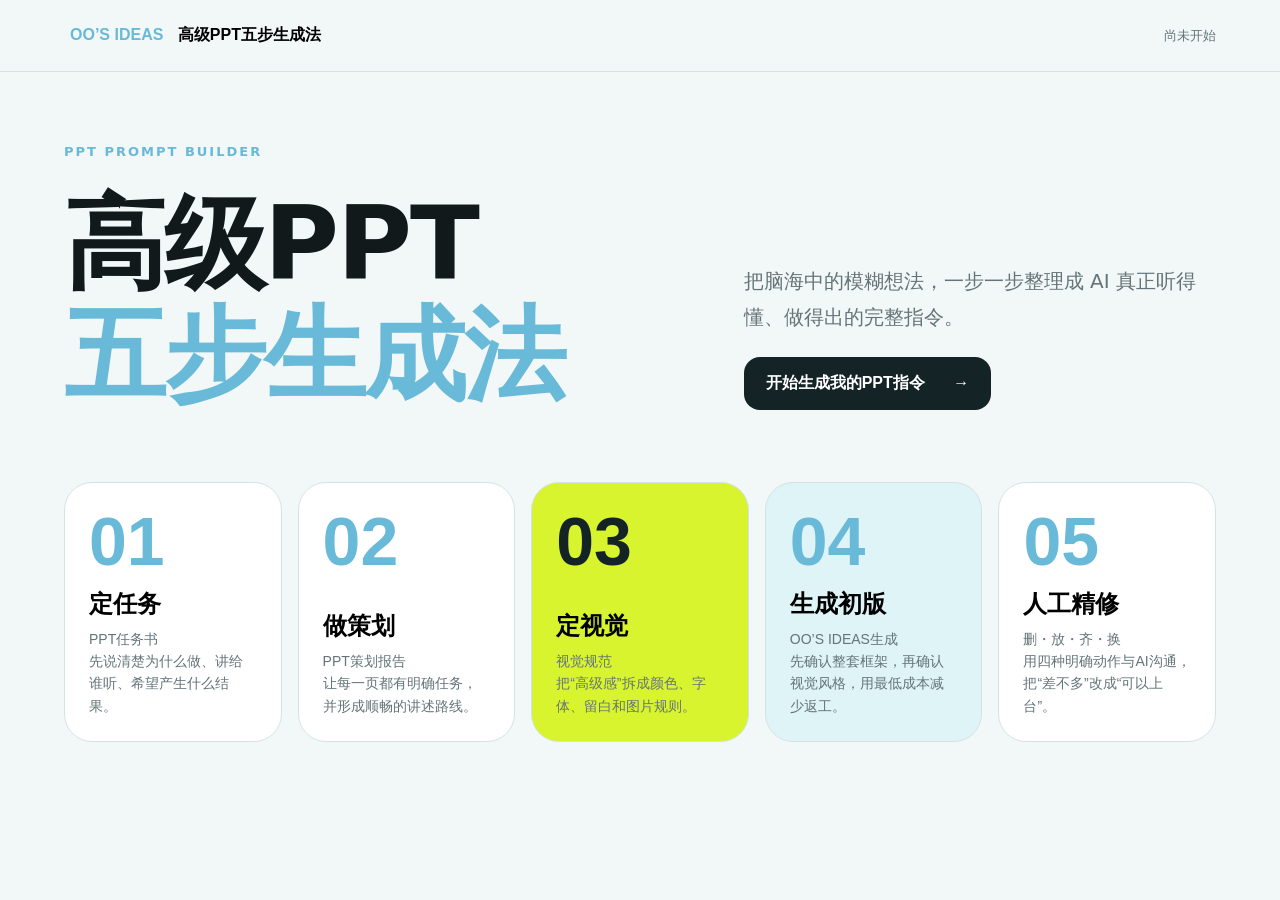
<file: index.html>
<!doctype html>
<html lang="zh-CN">
<head>
  <meta charset="utf-8">
  <meta name="viewport" content="width=device-width,initial-scale=1">
  <title>高级PPT五步生成法</title>
  <meta name="description" content="通过五步问答，把你的PPT想法整理成AI能够直接执行的指令。">
  <link rel="stylesheet" href="styles.css">
  <link rel="stylesheet" href="overrides.css">
</head>
<body>
  <header class="topbar">
    <button class="brand" id="homeBtn" aria-label="返回首页"><span>OO’S IDEAS</span> 高级PPT五步生成法</button>
    <div class="progress-mini" id="progressMini">尚未开始</div>
  </header>

  <main>
    <section class="home active" id="home">
      <div class="hero">
        <p class="eyebrow">PPT PROMPT BUILDER</p>
        <h1>高级PPT<br><span>五步生成法</span></h1>
        <p class="lead">把脑海中的模糊想法，一步一步整理成 AI 真正听得懂、做得出的完整指令。</p>
        <button class="primary" data-start="0">开始生成我的PPT指令 <span>→</span></button>
      </div>
      <div class="steps-grid" id="stepsGrid"></div>
    </section>

    <section class="wizard" id="wizard">
      <aside class="side">
        <button class="back-home" id="backHome">← 返回五步首页</button>
        <div class="side-title">你的生成进度</div>
        <nav id="sideSteps"></nav>
        <div class="side-tip"><b>使用方法</b><br>先选择最接近的答案，再补充自己的想法。没有想法时，可以直接交给 AI。</div>
      </aside>

      <div class="workspace">
        <div class="step-head">
          <div class="step-number" id="stepNumber">01</div>
          <div><h2 id="stepTitle"></h2><p id="stepDesc"></p></div>
        </div>
        <div class="question-list" id="questionList"></div>

        <section class="prompt-box">
          <div class="prompt-head">
            <div><span>AI 对话语言</span><h3>这一阶段的完整指令</h3></div>
            <button class="copy-btn" id="copyBtn">复制完整指令</button>
          </div>
          <pre id="promptOutput"></pre>
        </section>

        <div class="nav-actions">
          <button class="secondary" id="prevBtn">上一步</button>
          <button class="primary" id="nextBtn">保存并进入下一步 <span>→</span></button>
        </div>
      </div>
    </section>

    <section class="final" id="final">
      <div class="final-wrap">
        <p class="eyebrow">YOUR COMPLETE AI BRIEF</p>
        <h2>你的高级PPT<br>完整制作指令</h2>
        <p>五步思考已经整理完成。你可以一次复制全部内容，也可以返回任意步骤继续修改。</p>
        <div class="final-actions"><button class="primary" id="copyAll">复制全部指令</button><button class="secondary" id="editAgain">返回修改</button></div>
        <pre id="allPrompt"></pre>
      </div>
    </section>
  </main>

  <div class="toast" id="toast">已复制到剪贴板</div>
  <script src="app.js?v=20261017-2"></script>
</body>
</html>
</file>
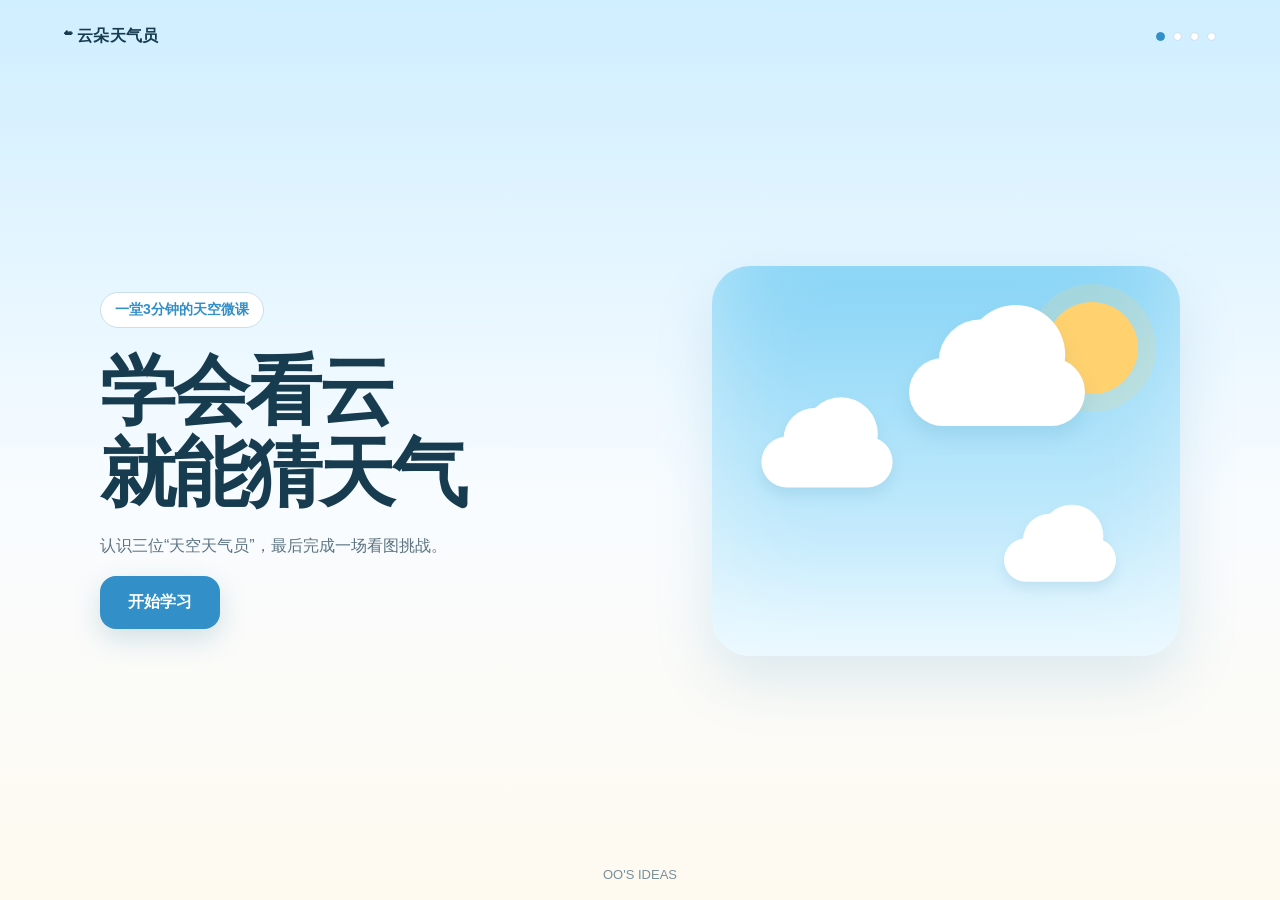
<file: cloud-weather/index.html>
<!doctype html>
<html lang="zh-CN">
<head>
  <meta charset="utf-8" />
  <meta name="viewport" content="width=device-width,initial-scale=1" />
  <title>3分钟学会看云识天气</title>
  <meta name="description" content="认识积云、层云和积雨云，完成看图挑战。" />
  <style>
    :root{--blue:#328fc7;--navy:#173b4f;--sky:#dff4ff;--cream:#fff9ee;--green:#4ea873;--coral:#ee806a;--muted:#5c7482;--line:#c9e0ea}
    *{box-sizing:border-box} body{margin:0;font-family:-apple-system,BlinkMacSystemFont,"PingFang SC","Microsoft YaHei",sans-serif;color:var(--navy);background:linear-gradient(180deg,#cfeeff 0,#f8fcff 55%,#fffaf0 100%);min-height:100vh}
    button{font:inherit}.app{min-height:100vh;display:flex;flex-direction:column}.topbar{height:72px;display:flex;align-items:center;justify-content:space-between;padding:0 clamp(20px,5vw,72px)}
    .brand{font-weight:800;letter-spacing:.02em;border:0;background:transparent;color:var(--navy);padding:10px 0;cursor:pointer}.brand:hover{color:var(--blue)}.progress{display:flex;gap:8px;align-items:center}.dot{width:9px;height:9px;border-radius:50%;background:#fff;border:1px solid var(--line)}.dot.on{background:var(--blue);border-color:var(--blue)}
    main{flex:1;display:grid;place-items:center;padding:20px}.screen{display:none;width:min(1080px,100%);animation:fade .35s ease}.screen.active{display:block}@keyframes fade{from{opacity:0;transform:translateY(8px)}to{opacity:1;transform:none}}
    .hero{display:grid;grid-template-columns:1.1fr .9fr;gap:40px;align-items:center;min-height:560px}.eyebrow{display:inline-block;background:#fff;border:1px solid var(--line);border-radius:999px;padding:8px 14px;font-size:14px;font-weight:700;color:var(--blue)}
    h1{font-size:clamp(42px,7vw,76px);line-height:1.08;margin:22px 0 18px;letter-spacing:-.04em}h2{font-size:clamp(30px,4vw,46px);margin:0 0 12px}p{line-height:1.8;color:var(--muted)}
    .btn{border:0;border-radius:16px;padding:16px 28px;font-weight:800;cursor:pointer;transition:.2s;box-shadow:0 10px 28px rgba(29,101,140,.18)}.btn:hover{transform:translateY(-2px)}.primary{background:var(--blue);color:#fff}.secondary{background:#fff;color:var(--navy);border:1px solid var(--line);box-shadow:none}
    .sky-stage{height:390px;border-radius:38px;background:linear-gradient(#87d4f6,#dff5ff);position:relative;overflow:hidden;box-shadow:inset 0 -50px 100px rgba(255,255,255,.45),0 24px 60px rgba(43,129,176,.15)}
    .sun{width:92px;height:92px;background:#ffd16f;border-radius:50%;position:absolute;right:42px;top:36px;box-shadow:0 0 0 18px rgba(255,209,111,.18)}
    .cloud{position:absolute;width:160px;height:62px;background:#fff;border-radius:60px;filter:drop-shadow(0 10px 8px rgba(51,122,157,.12))}.cloud:before,.cloud:after{content:"";position:absolute;background:#fff;border-radius:50%}.cloud:before{width:76px;height:76px;left:27px;top:-35px}.cloud:after{width:90px;height:90px;right:18px;top:-48px}.c1{left:35px;top:165px;transform:scale(.82)}.c2{left:205px;top:95px;transform:scale(1.1)}.c3{right:40px;bottom:65px;transform:scale(.7)}
    .section-head{text-align:center;margin-bottom:32px}.cards{display:grid;grid-template-columns:repeat(3,1fr);gap:22px}.card{background:rgba(255,255,255,.88);border:1px solid var(--line);border-radius:26px;padding:22px;cursor:pointer;transition:.25s;box-shadow:0 14px 38px rgba(42,111,148,.08)}.card:hover{transform:translateY(-6px);box-shadow:0 20px 46px rgba(42,111,148,.15)}
    .cloud-thumb{height:175px;border-radius:20px;background:linear-gradient(#9fdcf6,#e7f8ff);position:relative;overflow:hidden;margin-bottom:20px}.cloud-photo{width:100%;height:100%;display:block;object-fit:cover}.card h3{font-size:25px;margin:8px 0}.tag{font-size:13px;font-weight:800;color:var(--blue)}
    .mini-cloud{position:absolute;background:#fff;border-radius:60px}.mini-cloud.cumulus{width:116px;height:44px;left:50%;top:58%;transform:translate(-50%,-50%)}.mini-cloud.cumulus:before,.mini-cloud.cumulus:after{content:"";position:absolute;background:#fff;border-radius:50%}.mini-cloud.cumulus:before{width:58px;height:58px;left:14px;top:-32px}.mini-cloud.cumulus:after{width:70px;height:70px;right:8px;top:-40px}
    .mini-cloud.stratus{width:190px;height:50px;left:50%;top:50%;transform:translate(-50%,-50%);background:#d2dde2;box-shadow:0 25px 0 #dbe5e8,-55px -15px 0 -8px #d2dde2,55px -8px 0 -5px #c8d5da}
    .storm{position:absolute;width:128px;height:62px;border-radius:60px;background:#657681;left:50%;top:42%;transform:translate(-50%,-50%)}.storm:before,.storm:after{content:"";position:absolute;border-radius:50%;background:#657681}.storm:before{width:74px;height:74px;left:10px;top:-34px}.storm:after{width:82px;height:82px;right:5px;top:-42px}.bolt{position:absolute;left:48%;top:60%;font-size:54px;color:#ffd45c}
    .detail{display:grid;grid-template-columns:.9fr 1.1fr;gap:42px;align-items:center}.detail-panel{background:#fff;border:1px solid var(--line);border-radius:30px;padding:34px}.fact{padding:18px 0;border-bottom:1px solid #e7f0f4}.fact:last-child{border:0}.fact b{display:block;margin-bottom:7px}.rhyme{background:var(--cream);border-radius:18px;padding:18px 20px;font-size:20px;font-weight:800;color:var(--navy)}.actions{display:flex;gap:12px;margin-top:24px}
    .quiz-wrap{max-width:760px;margin:auto;text-align:center}.quiz-count{font-size:14px;font-weight:800;color:var(--blue);margin-top:10px}.quiz-image{height:310px;border-radius:30px;background:linear-gradient(#8dd3f2,#e9f8ff);position:relative;margin:22px 0;border:1px solid var(--line);overflow:hidden}.quiz-image.text-question{height:220px;display:grid;place-items:center;padding:34px;background:var(--cream);font-size:26px;font-weight:800;line-height:1.55}.options{display:grid;grid-template-columns:repeat(3,1fr);gap:14px}.option{background:#fff;border:2px solid transparent;border-radius:16px;padding:15px;cursor:pointer;font-weight:800;color:var(--navy)}.option:hover{border-color:var(--blue)}.option:disabled{cursor:default;opacity:.72}.feedback{min-height:58px;margin:16px 0 8px;font-weight:700}.correct{color:var(--green)}.wrong{color:var(--coral)}
    .result{text-align:center;background:rgba(255,255,255,.9);border:1px solid var(--line);border-radius:34px;padding:60px 30px;max-width:760px;margin:auto}.badge{width:120px;height:120px;border-radius:50%;background:#e6f7ed;color:var(--green);display:grid;place-items:center;font-size:60px;margin:0 auto 24px}
    .footer{text-align:center;padding:18px;color:#78909c;font-size:13px}@media(max-width:800px){.hero,.detail{grid-template-columns:1fr}.hero{padding-top:20px}.sky-stage{height:300px}.cards{grid-template-columns:1fr}.options{grid-template-columns:1fr}.topbar{height:60px}.card{display:grid;grid-template-columns:140px 1fr;gap:16px}.cloud-thumb{height:130px;margin:0}}
  </style>
</head>
<body>
<div class="app">
  <header class="topbar"><button class="brand" type="button" onclick="restart()" aria-label="返回首页">☁ 云朵天气员</button><div class="progress" aria-label="学习进度"><span class="dot on"></span><span class="dot"></span><span class="dot"></span><span class="dot"></span></div></header>
  <main>
    <section id="home" class="screen active"><div class="hero"><div><span class="eyebrow">一堂3分钟的天空微课</span><h1>学会看云<br>就能猜天气</h1><p>认识三位“天空天气员”，最后完成一场看图挑战。</p><button class="btn primary" onclick="go('learn',1)">开始学习</button></div><div class="sky-stage" aria-label="蓝天与云朵插画"><div class="sun"></div><div class="cloud c1"></div><div class="cloud c2"></div><div class="cloud c3"></div></div></div></section>
    <section id="learn" class="screen"><div class="section-head"><span class="eyebrow">第一步</span><h2>认识三种常见的云</h2><p>点击卡片，看看它长什么样，又在提醒我们什么。</p></div><div class="cards">
      <article class="card" onclick="openCloud('cumulus')"><div class="cloud-thumb"><img class="cloud-photo" src="assets/cumulus.jpg" alt="蓝天下洁白蓬松的积云"></div><div><span class="tag">晴天朋友</span><h3>积云</h3><p>像一团蓬松的白棉花，通常代表天气比较稳定。</p></div></article>
      <article class="card" onclick="openCloud('stratus')"><div class="cloud-thumb"><img class="cloud-photo" src="assets/stratus.jpg" alt="低矮灰暗并铺满天空的层云"></div><div><span class="tag">天空灰被</span><h3>层云</h3><p>像一床灰色的被子铺满天空，有时会带来小雨。</p></div></article>
      <article class="card" onclick="openCloud('storm')"><div class="cloud-thumb"><img class="cloud-photo" src="assets/cumulonimbus.jpg" alt="高大浓厚并伴随闪电的积雨云"></div><div><span class="tag">雷雨信号</span><h3>积雨云</h3><p>又高又厚、底部较暗，可能带来雷雨和大风。</p></div></article>
    </div></section>
    <section id="detail" class="screen"><div class="detail"><div id="detailArt" class="cloud-thumb" style="height:420px"></div><div class="detail-panel"><span id="detailTag" class="eyebrow"></span><h2 id="detailTitle" style="margin-top:18px"></h2><div class="fact"><b>它长什么样</b><span id="detailLook"></span></div><div class="fact"><b>它在提醒什么</b><span id="detailWeather"></span></div><div id="detailRhyme" class="rhyme"></div><div class="actions"><button class="btn secondary" onclick="go('learn',1)">再看其他云</button><button class="btn primary" onclick="go('quiz',2)">我学会了，去挑战</button></div></div></div></section>
    <section id="quiz" class="screen"><div class="quiz-wrap"><span class="eyebrow">第二步</span><div id="quizCount" class="quiz-count">第 1 / 6 题</div><h2 id="quizTitle">看图识云</h2><p id="quizPrompt"></p><div id="quizMedia" class="quiz-image"></div><div id="quizOptions" class="options"></div><div id="feedback" class="feedback"></div><button id="nextBtn" class="btn primary" style="display:none" onclick="nextQuestion()">下一题</button></div></section>
    <section id="result" class="screen"><div class="result"><div class="badge">✓</div><span class="eyebrow">学习完成</span><h2 id="resultTitle" style="margin-top:18px">你已经会看云识天气了</h2><p id="scoreText" style="font-size:24px;font-weight:800;color:var(--navy)"></p><p id="resultTip">白白一团棉，多半是积云；灰被铺满天，可能是层云；云朵向上长，还带闪电，要留意积雨云。</p><button class="btn primary" onclick="restart()">再学一次</button></div></section>
  </main>
  <footer class="footer">OO&#39;S IDEAS</footer>
</div>
<script>
  const data={
    cumulus:{tag:'晴天朋友',title:'积云',look:'洁白、蓬松，像一团一团的棉花。',weather:'通常说明空气比较稳定，天气往往不错。',rhyme:'白白一团棉，天气多半晴。',art:'<img class="cloud-photo" src="assets/cumulus.jpg" alt="蓝天下洁白蓬松的积云">'},
    stratus:{tag:'天空灰被',title:'层云',look:'灰色、低矮，常常一大片铺在天空。',weather:'天空容易阴沉，有时会出现毛毛雨或小雨。',rhyme:'灰被铺满天，阴雨可能见。',art:'<img class="cloud-photo" src="assets/stratus.jpg" alt="低矮灰暗的层云">'},
    storm:{tag:'雷雨信号',title:'积雨云',look:'又高、又厚，底部颜色较暗。',weather:'可能带来雷雨、短时大风，甚至冰雹。',rhyme:'云朵向上长，雷雨可能到。',art:'<img class="cloud-photo" src="assets/cumulonimbus.jpg" alt="高大并伴随闪电的积雨云">'}
  };
  const questions=[
    {title:'看图识云',prompt:'图片中的云洁白、蓬松，像一团团棉花。它是什么云？',image:'assets/cumulus.jpg',answer:'积云',explain:'洁白、蓬松、团状，是积云最明显的特点。'},
    {title:'看图识云',prompt:'图片中的灰色云层低矮，并大面积铺满天空。它是什么云？',image:'assets/stratus.jpg',answer:'层云',explain:'灰色、低矮、像被子一样铺开，是层云。'},
    {title:'看图识云',prompt:'图片中的云体高大浓厚，并伴随雷电。它是什么云？',image:'assets/cumulonimbus.jpg',answer:'积雨云',explain:'高大、厚重并伴随雷电，是积雨云。'},
    {title:'根据外形判断',prompt:'“白白一团棉，天气多半晴”说的是哪一种云？',answer:'积云',explain:'积云像蓬松的白棉花，通常表示天气较稳定。'},
    {title:'根据天气判断',prompt:'天空像盖了一床灰色的被子，有时还会下毛毛雨。这是哪一种云？',answer:'层云',explain:'层云常常低矮地铺满天空，容易带来阴天或小雨。'},
    {title:'根据天气判断',prompt:'天气预报提示可能出现雷雨、短时大风甚至冰雹。应该重点观察哪一种云？',answer:'积雨云',explain:'积雨云发展强烈，常带来雷雨、大风或冰雹。'}
  ];
  let quizIndex=0,score=0,answered=false;
  function go(id,step){document.querySelectorAll('.screen').forEach(x=>x.classList.remove('active'));document.getElementById(id).classList.add('active');document.querySelectorAll('.dot').forEach((d,i)=>d.classList.toggle('on',i<=step));if(id==='quiz'&&quizIndex===0&&!answered)renderQuestion();window.scrollTo({top:0,behavior:'smooth'})}
  function openCloud(type){const d=data[type];document.getElementById('detailTag').textContent=d.tag;document.getElementById('detailTitle').textContent=d.title;document.getElementById('detailLook').textContent=d.look;document.getElementById('detailWeather').textContent=d.weather;document.getElementById('detailRhyme').textContent=d.rhyme;document.getElementById('detailArt').innerHTML=d.art;go('detail',2)}
  function renderQuestion(){const q=questions[quizIndex];answered=false;document.getElementById('quizCount').textContent=`第 ${quizIndex+1} / ${questions.length} 题`;document.getElementById('quizTitle').textContent=q.title;document.getElementById('quizPrompt').textContent=q.prompt;const media=document.getElementById('quizMedia');media.className='quiz-image'+(q.image?'':' text-question');media.innerHTML=q.image?`<img class="cloud-photo" src="${q.image}" alt="题目云朵照片">`:`<span>${q.prompt}</span>`;if(!q.image)document.getElementById('quizPrompt').textContent='请根据下面的描述作答。';document.getElementById('quizOptions').innerHTML=['积云','层云','积雨云'].map(v=>`<button class="option" onclick="answer('${v}')">${v}</button>`).join('');document.getElementById('feedback').textContent='';document.getElementById('feedback').className='feedback';document.getElementById('nextBtn').style.display='none'}
  function answer(choice){if(answered)return;answered=true;const q=questions[quizIndex],ok=choice===q.answer;if(ok)score++;const f=document.getElementById('feedback');f.className='feedback '+(ok?'correct':'wrong');f.textContent=ok?'答对了！'+q.explain:`正确答案是“${q.answer}”。${q.explain}`;document.querySelectorAll('#quizOptions .option').forEach(b=>b.disabled=true);const btn=document.getElementById('nextBtn');btn.textContent=quizIndex===questions.length-1?'查看学习结果':'下一题';btn.style.display='inline-block'}
  function nextQuestion(){if(quizIndex<questions.length-1){quizIndex++;renderQuestion()}else{showResult()}}
  function showResult(){document.getElementById('scoreText').textContent=`6题中答对 ${score} 题`;document.getElementById('resultTitle').textContent=score===6?'太棒了，全部答对！':score>=4?'你已经掌握大部分知识':'再复习一次会更牢固';document.getElementById('resultTip').textContent=score===6?'你已经能从外形和天气现象判断积云、层云和积雨云。':'再看一遍三张云朵卡片，重点比较它们的颜色、高度和可能带来的天气。';go('result',3)}
  function restart(){quizIndex=0;score=0;answered=false;document.getElementById('feedback').textContent='';go('home',0)}
</script>
</body>
</html>
</file>
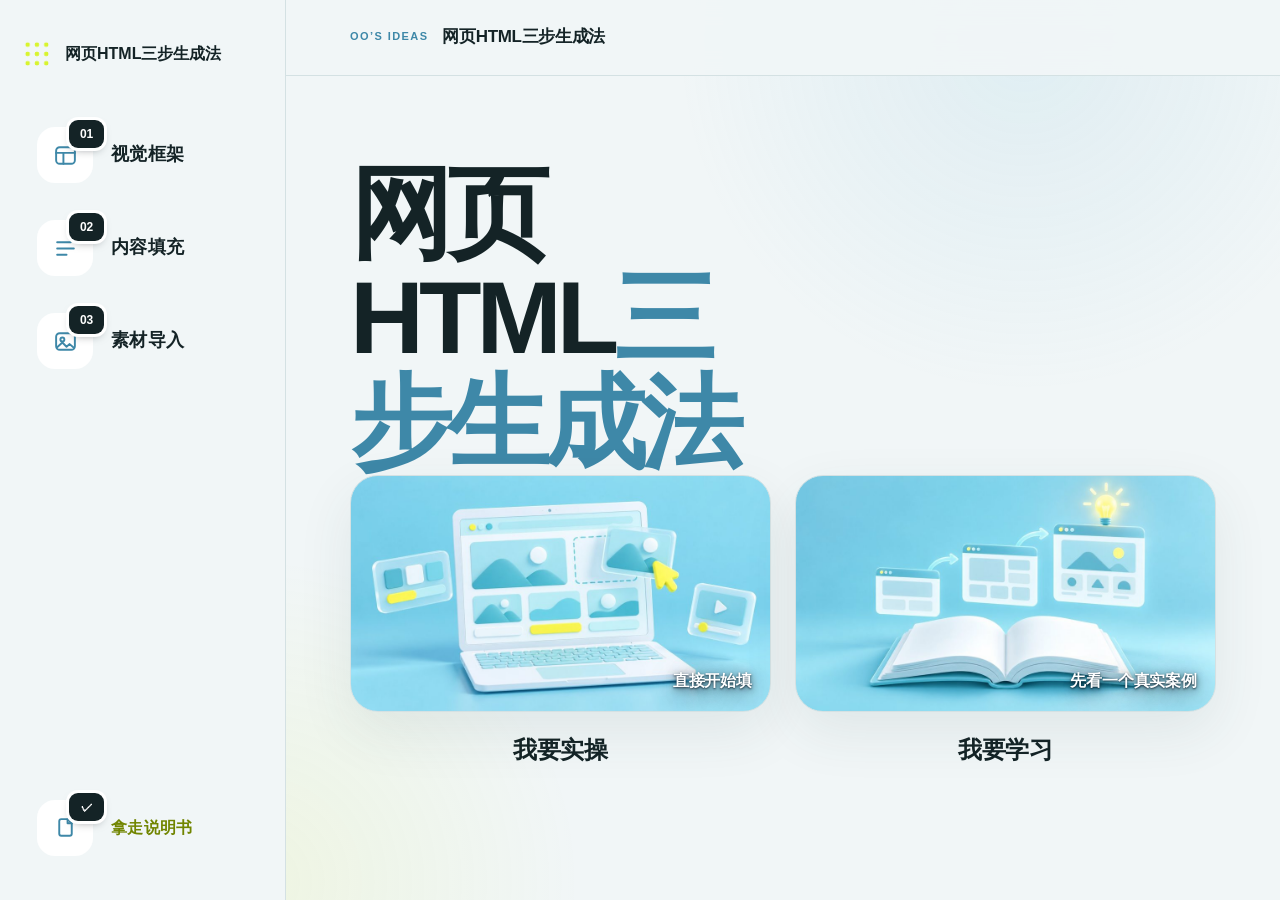
<file: html-three-steps/index.html>
<!doctype html>
<html lang="zh-CN">
<head>
<meta charset="utf-8">
<meta name="viewport" content="width=device-width,initial-scale=1">
<title>网页HTML三步生成法</title>
<meta name="description" content="按「可点击的视觉框架 → 内容架构填充 → 正式素材导入」三步，把想法变成能直接交给 AI 的说明书。">
<style>
:root{
  /* 参考图配色：极浅冷灰底 · 纯白大圆角卡 · 青柠绿 + 钢蓝 + 墨黑 */
  --bg:#EFF4F6;
  --ink:#111A22;
  --navy:#111A22;          /* 旧名沿用：主文字 */
  --blue:#16212A;          /* 旧名沿用：主按钮 / 激活态的墨黑 */
  --sky:#F3F7F9;           /* 极浅冷灰（原浅蓝） */
  --cream:#F5F8F9;
  --line:#E3EAEE;
  --muted:#78898F;         /* 次要文字 */
  --green:#6E9B27;         /* 青柠绿的可读版本 */
  --coral:#DE8A63;
  --lime:#C6DA43;          /* 招牌青柠（参考图里的柱状图 / Welldone 药丸） */
  --limeink:#171F03;
  --steel:#8FC2DE;         /* 参考图里的钢蓝大卡 */
  --tint:#EAF0F3;          /* 浅色块 */
  --ph:#A9701A; --phbg:#FBF4E6;
  --ai:#5B4BC4; --aibg:#F1EFFB;
  --radius:26px;
  --shadow:0 1px 2px rgba(17,26,34,.04),0 16px 34px -26px rgba(17,26,34,.4);
  --shadow-lg:0 1px 2px rgba(17,26,34,.04),0 30px 46px -30px rgba(17,26,34,.5);
  --ring:rgba(143,194,222,.75);
}
*{box-sizing:border-box}
html,body{margin:0;padding:0}
body{
  font-family:-apple-system,BlinkMacSystemFont,"PingFang SC","Microsoft YaHei",sans-serif;
  color:var(--ink);
  background-color:var(--bg);
  background-image:radial-gradient(1100px 420px at 50% -150px,#ffffff 0,rgba(255,255,255,0) 72%);
  background-repeat:no-repeat;
  background-attachment:fixed;
  min-height:100vh; font-size:16.5px; line-height:1.7;
  -webkit-text-size-adjust:100%;
}
button{font:inherit;color:inherit}
h1,h2,h3{line-height:1.22;margin:0 0 10px;letter-spacing:-.02em}
h1{font-size:36px}
h2{font-size:30px}
h3{font-size:20px}
p{margin:0 0 12px}
b{color:var(--ink)}

.app{min-height:100vh;display:flex;flex-direction:column}

/* ---------- 顶栏 ---------- */
.topbar{
  display:flex;flex-wrap:wrap;gap:10px;align-items:center;justify-content:space-between;
  padding:14px 18px;background:rgba(239,244,246,.86);
  border-bottom:0;-webkit-backdrop-filter:blur(12px);backdrop-filter:blur(12px);
  position:sticky;top:0;z-index:20;
}
.brand{
  border:0;background:transparent;font-weight:900;cursor:pointer;
  padding:9px 14px;border-radius:999px;font-size:17px;letter-spacing:-.015em;color:var(--ink);
}
.brand:hover{background:#fff;box-shadow:var(--shadow)}
.prog{display:flex;gap:7px;flex-wrap:wrap}
.pdot{
  display:flex;align-items:center;gap:7px;cursor:pointer;
  border:1px solid var(--line);background:#fff;border-radius:999px;
  padding:6px 14px 6px 6px;font-size:13.5px;font-weight:800;color:var(--muted);
  transition:border-color .15s,box-shadow .15s;
}
.pdot i{
  width:24px;height:24px;border-radius:50%;background:var(--tint);color:var(--muted);
  display:grid;place-items:center;font-style:normal;font-size:12.5px;font-weight:900;
}
.pdot:hover{box-shadow:var(--shadow)}

/* ---------- 屏幕 ---------- */
main{flex:1;padding:22px 18px 46px;max-width:1080px;width:100%;margin:0 auto}
.screen{display:none}
.screen.active{display:block;animation:fade .3s ease}
@keyframes fade{from{opacity:0;transform:translateY(8px)}to{opacity:1;transform:none}}

/* ---------- 通用件 ---------- */
.eyebrow{
  display:inline-block;background:#fff;border:1px solid var(--line);border-radius:999px;
  padding:5px 14px;font-size:13.5px;font-weight:800;color:var(--ink);margin:0 0 12px;
}
.lead{color:var(--muted);font-size:16.5px}
.tiny{color:var(--muted);font-size:14px}
.hero{padding:18px 0 4px}
.hero h1{font-size:44px;font-weight:900}
.q{font-weight:800;font-size:18px;margin:24px 0 14px;color:var(--ink)}
.actions{display:flex;flex-wrap:wrap;gap:10px;margin:24px 0 6px}
.btn{
  border:0;border-radius:999px;padding:15px 26px;font-weight:800;cursor:pointer;
  transition:transform .15s,box-shadow .15s,background .15s;font-size:16px;
}
.btn:hover{transform:translateY(-2px)}
.btn.primary{background:var(--ink);color:#fff;box-shadow:0 14px 28px -16px rgba(17,26,34,.85)}
.btn.primary:hover{background:#000}
.btn.ghost{background:#fff;color:var(--ink);border:1px solid var(--line)}
.btn.ghost:hover{border-color:var(--ink)}
.btn.addbtn{width:100%;margin-top:12px;font-size:15.5px;padding:15px;border-radius:18px;border:1px dashed var(--line)}
.btn:focus-visible,.pdot:focus-visible,.entry:focus-visible,.mode:focus-visible,.step:focus-visible{outline:3px solid var(--ring);outline-offset:2px}

/* ---------- 首页入口：16:9 封面卡（封面 + 右下角动作 + 下方标题） ---------- */
.entries{display:grid;gap:18px}
.entry{
  display:block;width:100%;text-align:left;cursor:pointer;
  background:transparent;border:0;padding:0;box-shadow:none;
  transition:transform .18s;
}
.entry:hover{transform:translateY(-3px)}
.entry .emedia{
  position:relative;display:block;width:100%;aspect-ratio:16/9;overflow:hidden;
  background:#EFF1F5;border:1px solid #CBD2DF;border-radius:16px;
  transition:border-color .18s,box-shadow .18s;
}
.entry:hover .emedia{border-color:var(--acsolid);box-shadow:0 26px 44px -28px rgba(17,26,34,.5)}
/* 正中：大图标盖一块圆角白芯片（照片上的浮层标记） */
.entry .eic{
  position:absolute;left:50%;top:50%;transform:translate(-50%,-50%);
  width:64px;height:64px;border-radius:22px;
  display:grid;place-items:center;background:#fff;color:var(--ink);
  box-shadow:inset 0 0 0 1px rgba(17,26,34,.05),0 12px 26px -16px rgba(17,26,34,.5);
}
.entry .eic .ic{width:30px;height:30px}
.entry .eic.lg{background:var(--lime);color:var(--limeink)}
/* 右下：动作文字
   没有绿色块，也没有任何底板 —— 纯白字直接压在照片上。
   照片右下角可能是亮的（书本那张就是），所以靠三层深色投影把字"垫"出来：
   紧贴的一层给出边缘、中间一层给出厚度、最外面一层散开压住花掉的背景。 */
.entry .em{
  position:absolute;right:16px;bottom:13px;
  display:inline-flex;align-items:center;
  font-size:15.5px;font-weight:900;letter-spacing:-.01em;
  background:none;border:0;color:#fff;padding:4px 2px;
  white-space:nowrap;
  text-shadow:
    0 1px 2px rgba(8,22,34,.75),
    0 2px 7px rgba(8,22,34,.6),
    0 6px 22px rgba(8,22,34,.55);
  transition:opacity .15s;
}
.entry:hover .em{opacity:.8}
/* 下方标题 */
.entry .et{
  display:block;text-align:center;margin-top:18px;
  font-size:22px;font-weight:900;color:var(--ink);letter-spacing:-.02em;
  transition:color .15s;
}
.entry:hover .et{color:var(--ac,var(--ink))}

/* ---------- 学习页 ---------- */
.sh{margin:26px 0 12px;font-size:20px;color:var(--ink)}
.flow{display:flex;flex-wrap:wrap;align-items:center;gap:7px;margin-bottom:10px}
.fnode{
  background:#fff;border:1px solid var(--line);border-radius:999px;
  padding:9px 16px;font-weight:800;font-size:14.5px;color:var(--ink);
}
.farrow{color:var(--muted);font-weight:900}
.spec3{display:grid;gap:16px}
.s3card{background:#fff;border:1px solid var(--line);border-radius:var(--radius);padding:20px;box-shadow:var(--shadow)}
.s3card b{display:block;font-size:16.5px;color:var(--ink);margin-bottom:4px}
.s3card i{font-style:normal;font-size:13.5px;color:var(--muted);display:block;margin-bottom:10px}
.s3card p{font-size:15px;margin:0 0 6px}
.s3card p:last-child{margin-bottom:0}

/* ---------- 阶段页 ---------- */
.stagehead{margin-bottom:20px}
.tip{
  background:var(--aibg);border:1px solid #ded8fb;border-left:5px solid var(--ai);
  border-radius:18px;padding:13px 16px;font-size:15px;color:#4a3f9e;margin-bottom:18px;
}
.card{
  background:#fff;border:1px solid var(--line);border-radius:var(--radius);
  padding:22px;margin-bottom:16px;box-shadow:var(--shadow);
}
.cardhead{font-weight:900;font-size:17px;margin-bottom:14px;display:flex;flex-wrap:wrap;align-items:baseline;gap:8px}
.cardhead .hint{font-weight:600;font-size:13.5px;color:var(--muted)}
.chead{display:flex;align-items:center;justify-content:space-between;margin-bottom:10px;gap:8px}
.cnum{
  font-weight:900;font-size:15px;color:var(--ink);
  background:var(--tint);border-radius:999px;padding:5px 14px;
}
.del{
  border:1px solid #F0D9D2;background:#FDF4F1;color:#B4442C;border-radius:999px;
  padding:6px 13px;font-size:13.5px;font-weight:800;cursor:pointer;
}
.del:hover{background:#FBE7E0}
.pcard{border:1px solid var(--line);border-radius:20px;padding:15px;margin-bottom:12px;background:#FBFDFE}
.pcard:last-child{margin-bottom:0}

/* ---------- 字段 + 三模式 ---------- */
.fld{margin-bottom:15px}
.fld:last-child{margin-bottom:0}
.flab{display:flex;flex-wrap:wrap;align-items:center;justify-content:space-between;gap:8px;margin-bottom:8px}
.flab>span:first-child{font-weight:800;font-size:15.5px}
.modes{display:flex;gap:5px;flex-wrap:wrap}
.mode{
  border:1px solid transparent;background:var(--tint);border-radius:999px;
  padding:5px 12px;font-size:12.5px;font-weight:800;color:var(--muted);cursor:pointer;
  transition:background .15s,color .15s;
}
.mode:hover{color:var(--ink);background:#E1E9ED}
.mode.on{background:var(--blue);border-color:transparent;color:#fff}
.mode[data-mode="ph"].on{background:var(--ph);color:#fff}
.mode[data-mode="ai"].on{background:var(--ai);color:#fff}
.tin{
  width:100%;border:1.5px solid transparent;border-radius:16px;padding:13px 15px;
  font:inherit;font-size:16px;color:var(--ink);background:#F2F6F8;
  transition:background .15s,border-color .15s,box-shadow .15s;
}
.tin:focus{outline:none;border-color:var(--steel);background:#fff;box-shadow:0 0 0 4px rgba(143,194,222,.2)}
textarea.tin{resize:vertical;min-height:88px;line-height:1.65}
.fld.todo .tin{border-color:var(--ph);background:var(--phbg)}
.fld[data-mode="ai"] .tin{border-color:var(--ai);background:var(--aibg)}

/* ---------- 数量步进器 ---------- */
.cnt{display:flex;flex-wrap:wrap;gap:9px;margin-top:4px}
.stepper{
  display:flex;align-items:center;gap:7px;background:#F2F6F8;
  border:1px solid transparent;border-radius:999px;padding:5px 9px;
}
.clab{font-size:14px;font-weight:800;color:var(--muted)}
.stepper b{min-width:22px;text-align:center;font-size:16px}
.step{
  width:36px;height:36px;border-radius:50%;border:0;background:#fff;
  font-size:17px;font-weight:900;line-height:1;cursor:pointer;color:var(--ink);
  display:grid;place-items:center;box-shadow:0 1px 2px rgba(17,26,34,.08);
}
.step:hover{background:var(--lime);color:var(--limeink)}
.stepper.live{border-color:var(--steel);background:#E7F1F7}

/* ---------- 风格选择 ---------- */
.chips{display:flex;flex-wrap:wrap;gap:8px}
.chip{
  border:1.5px solid var(--line);background:#fff;border-radius:999px;
  padding:9px 17px;font-size:14.5px;font-weight:800;cursor:pointer;color:var(--muted);
  transition:border-color .15s,color .15s,background .15s;
}
.chip:hover{border-color:var(--ink);color:var(--ink)}
.chip.on{background:var(--ink);border-color:transparent;color:#fff}
.chip.aud.on{background:var(--lime);border-color:transparent;color:var(--limeink)}
.colorrow{display:flex;flex-wrap:wrap;gap:16px;margin-top:16px}
.colorpick{display:flex;align-items:center;gap:9px;font-size:14.5px;font-weight:800;color:var(--muted)}
.colorpick input[type="color"]{
  width:48px;height:36px;border:1px solid var(--line);border-radius:12px;background:#fff;padding:3px;cursor:pointer;
}
.preview{
  margin-top:16px;border-radius:20px;overflow:hidden;border:1px solid var(--line);
}
.preview .pv-sky{height:70px}
.preview .pv-body{background:#fff;padding:14px}
.preview .pv-btn{color:#fff;border-radius:999px;padding:8px 16px;font-size:13.5px;font-weight:800;display:inline-block}

/* ---------- 对账 ---------- */
.recon{border-radius:20px;padding:15px 18px;font-size:15px;margin-bottom:16px;border:1px solid var(--line);background:#fff;box-shadow:var(--shadow)}
.recon.ok{background:#F3F8E3;border-color:#E2EBBF;color:#4E6B12}
.recon.warn{background:#FBF4E6;border-color:#EFDCBA;color:#7E5A10}
.recon>b{display:block;margin-bottom:5px;font-size:19px;font-weight:900}
.recon ul{margin:6px 0 0;padding-left:20px}
.recon li{font-size:14.5px}

/* ---------- 素材表 ---------- */
.atab{width:100%;border-collapse:separate;border-spacing:0;font-size:14.5px;background:#fff}
.atab th,.atab td{border-bottom:1px solid var(--line);padding:10px;text-align:left;vertical-align:top}
.atab th{background:var(--tint);font-size:13.5px;font-weight:900;color:var(--ink);border-bottom:0}
.atab th:first-child{border-radius:14px 0 0 14px}
.atab th:last-child{border-radius:0 14px 14px 0}
.atab .no{font-weight:900;color:var(--ink);white-space:nowrap;font-size:16px}
.atab .loc{font-size:13.5px;color:var(--muted)}
.atab input,.atab select,.atab textarea{
  width:100%;border:1.5px solid transparent;border-radius:12px;padding:8px 10px;font:inherit;font-size:14px;background:#F2F6F8;color:var(--ink);
}
.atab input:focus,.atab select:focus,.atab textarea:focus{outline:none;border-color:var(--steel);background:#fff}
.atab tr.todo td{background:var(--phbg)}
.namerule{
  margin-top:14px;background:var(--cream);border:1px solid var(--line);border-radius:18px;
  padding:13px 16px;font-size:14.5px;color:#6B7A80;
}

/* ---------- 成果页 ---------- */
.out{background:#fff;border:1px solid var(--line);border-radius:var(--radius);margin-bottom:16px;overflow:hidden;box-shadow:var(--shadow)}
.outhead{display:flex;flex-wrap:wrap;gap:8px;align-items:center;justify-content:space-between;padding:15px 18px;background:var(--sky)}
.outhead b{font-size:16.5px;color:var(--ink)}
.outbody{padding:16px 18px;max-height:280px;overflow:auto;background:#FBFDFE}
.outbody pre{
  margin:0;white-space:pre-wrap;word-break:break-word;
  font-family:ui-monospace,SFMono-Regular,Menlo,Consolas,monospace;font-size:13px;line-height:1.65;color:#3C4E56;
}

/* ---------- 提示 ---------- */
.toast{
  position:fixed;left:50%;bottom:28px;transform:translateX(-50%);
  background:var(--ink);color:#fff;padding:12px 22px;border-radius:999px;
  font-size:15px;font-weight:800;z-index:50;box-shadow:0 18px 40px -14px rgba(17,26,34,.6);
  animation:fade .25s ease;
}

/* ---------- 宽屏增强 ---------- */
@media (min-width:760px){
  main{padding:32px 28px 64px}
  .hero h1{font-size:56px}
  .entries{grid-template-columns:repeat(2,1fr);gap:22px}
  .spec3{grid-template-columns:repeat(3,1fr)}
  .cnt{justify-content:flex-start}
}

/* ---------- 素材表：横向可滚 + 窄屏堆叠 ---------- */
.tabwrap{width:100%;overflow-x:auto;-webkit-overflow-scrolling:touch}
.cellfld{display:flex;flex-direction:column;gap:5px}
.minimodes{display:flex;gap:3px;flex-wrap:wrap}
.mode.m{padding:7px 12px;font-size:12.5px;border-radius:999px;border-width:1px;min-height:32px}
.atab textarea{resize:vertical;min-height:52px;line-height:1.5}

@media (max-width:759px){
  .tabwrap{overflow-x:visible}
  .atab{display:block;background:transparent}
  .atab thead{display:none}
  .atab tbody{display:block}
  .atab tr{
    display:block;border:1px solid var(--line);border-radius:20px;
    padding:14px;margin-bottom:12px;background:#fff;
  }
  .atab td{display:block;border:0;padding:5px 0;width:100%}
  .atab td:before{
    content:attr(data-th);display:block;font-size:12px;font-weight:900;
    color:var(--muted);margin-bottom:4px;letter-spacing:.02em;
  }
  .atab td.no{font-size:20px;padding:0 0 2px}
  .atab td.no:before{display:none}
  .atab td.loc{font-size:13.5px;padding:0 0 8px}
  .atab td.loc:before{display:none}
  .atab tr.todo{border-color:var(--ph);background:var(--phbg)}
  .atab tr.todo td{background:transparent}
  .atab input,.atab select,.atab textarea{font-size:16px;padding:9px 10px}
}


/* ---------- 第二关：层级页面卡片 ---------- */
.lvlcard{padding:0;overflow:hidden}
.lvhead{
  width:100%;display:flex;align-items:center;gap:10px;flex-wrap:wrap;
  background:var(--sky);border:0;border-bottom:1px solid var(--line);
  padding:15px 18px;cursor:pointer;text-align:left;
}
.lvhead:hover{background:#ECF1F4}
.lvt{font-weight:900;font-size:17px;color:var(--ac,var(--ink))}
.lvn{font-weight:800;font-size:15px;color:var(--ink)}
.lvn.none{font-weight:600;color:#9EAFB6}
.lvbadge{
  margin-left:auto;font-size:12.5px;font-weight:900;color:var(--muted);
  background:#fff;border:1px solid var(--line);border-radius:999px;padding:4px 12px;white-space:nowrap;
}
.lvbadge.ok{background:#F3F8E3;border-color:#E2EBBF;color:#4E6B12}
.lvarr{font-size:13px;font-weight:800;color:var(--ac,var(--ink));white-space:nowrap}
.lvbody{padding:18px}

/* ---------- 示意图上传 ---------- */
.srfile{position:absolute;width:1px;height:1px;opacity:0;overflow:hidden;clip:rect(0 0 0 0);clip-path:inset(50%)}
.shotbox{
  display:block;border:2px dashed var(--line);border-radius:20px;background:#F7FAFB;
  padding:20px;text-align:center;cursor:pointer;margin-bottom:16px;
  transition:border-color .15s,background .15s;
}
.shotbox:hover{border-color:var(--ac,var(--steel));background:var(--acbg,#EFF4F6)}
.shotico{display:grid;place-items:center;width:44px;height:44px;margin:0 auto;border-radius:15px;background:#fff;font-size:24px;font-weight:900;color:var(--ac,var(--ink));line-height:1}
.shotmain{display:block;font-weight:800;font-size:16px;margin:10px 0 4px}
.shotsub{display:block;font-size:13.5px;color:var(--muted);line-height:1.6}
.shotbox.has{cursor:default;border-style:solid;border-color:var(--line);background:#fff;text-align:left}
.shotlab{font-size:13px;font-weight:800;color:var(--muted);margin-bottom:8px}
.shotimg{
  display:block;width:100%;max-height:340px;object-fit:contain;
  border:1px solid var(--line);border-radius:16px;background:#F7FAFB;
}
.shotops{display:flex;gap:8px;margin-top:10px;flex-wrap:wrap;align-items:center}
.shotops .btn{padding:10px 16px;font-size:14px;border-radius:999px}

/* 第二关体内排版：没图时单列；有图时宽屏双栏（图左、文字右），图吸附住不跑 */
.lvbody{display:block}
.lvbody.has-shot{
  display:grid;
  grid-template-columns:minmax(260px,.95fr) minmax(300px,1.05fr);
  gap:16px;align-items:start;
}
.lvshotcol .shotbox{margin-bottom:0}
.lvfieldscol .fld:last-child{margin-bottom:0}
@media (max-width:900px){
  .lvbody.has-shot{grid-template-columns:1fr}
  .lvshotcol .shotbox{margin-bottom:16px}
}
@media (min-width:901px){
  .lvbody.has-shot .lvshotcol{position:sticky;top:12px}
}

/* 窄屏：卡头一行放得下（收起/展开缩成三角，页名过长用省略号） */
@media (max-width:520px){
  .lvhead{gap:7px;padding:12px 13px}
  .lvt{font-size:15.5px}
  .lvn{font-size:14px;max-width:42%;overflow:hidden;text-overflow:ellipsis;white-space:nowrap}
  .lvbadge{font-size:11.5px;padding:2px 8px}
  .lvarr{font-size:0;width:15px;text-align:center}
  .lvarr::after{content:'\25BE';font-size:15px;line-height:1}
  .lvhead[aria-expanded="false"] .lvarr::after{content:'\25B8'}
}

/* ==========================================================================
   改版：左侧竖排导航 + 三关各自配色 + 大数字
   ========================================================================== */

/* ---------- 每一关一套主题色（参考图的三色家族：钢蓝 / 青柠绿 / 石墨黑）
   --ac      文字、描边、图标（在白底上够清楚）
   --acsolid 实心色块
   --acfg    压在实心色块上的字色
   --acbg    浅色底      --acline 浅色描边 ---------- */
.screen{--ac:#33698C;--acsolid:#2E6E93;--acfg:#FFFFFF;--acbg:#E7F1F7;--acline:#D5E6F0}
#s1{--ac:#33698C;--acsolid:#2E6E93;--acfg:#FFFFFF;--acbg:#E7F1F7;--acline:#D5E6F0}
#s2{--ac:#6E8C16;--acsolid:#C6DA43;--acfg:#181F03;--acbg:#F2F7DE;--acline:#E2EBBF}
#s3{--ac:#2E4049;--acsolid:#22313B;--acfg:#FFFFFF;--acbg:#E9EEF1;--acline:#D7E0E5}
#done{--ac:#55861F;--acsolid:#9CCF3E;--acfg:#0E1704;--acbg:#EFF6E0;--acline:#DBE8C2}

/* 把该屏内的通用件都染成这一关的颜色 */
#s1 .card,#s2 .card,#s3 .card{border-color:var(--acline)}
#s1 .cardhead,#s2 .cardhead,#s3 .cardhead{color:var(--ink)}
#s1 .eyebrow,#s2 .eyebrow,#s3 .eyebrow,#done .eyebrow{
  color:var(--ac);border-color:var(--acline);background:var(--acbg);
}
#s1 .btn.ghost:hover,#s2 .btn.ghost:hover,#s3 .btn.ghost:hover{border-color:var(--ac);color:var(--ac)}
#s1 .btn.addbtn,#s2 .btn.addbtn{border-color:var(--acline);color:var(--ac)}
#s1 .btn.addbtn:hover,#s2 .btn.addbtn:hover{border-color:var(--ac);color:var(--ac);background:var(--acbg)}
#s1 .tin:focus,#s2 .tin:focus,#s3 .tin:focus{border-color:var(--ac);box-shadow:0 0 0 4px var(--acbg)}
#s1 .mode:hover,#s2 .mode:hover{border-color:var(--ac);color:var(--ac)}
#s1 .mode.on[data-mode="write"],#s2 .mode.on[data-mode="write"]{
  background:var(--acsolid);border-color:transparent;color:var(--acfg);
}
#s1 .cnum{color:var(--ac);background:var(--acbg)}
#s1 .pcard{border-color:var(--acline);background:#FBFDFE}
#s1 .step:hover{background:var(--acsolid);color:var(--acfg)}
#s1 .stepper.live{border-color:var(--ac);background:var(--acbg)}
#s1 .chip:hover{border-color:var(--ac);color:var(--ac)}
#s1 .chip.on{background:var(--acsolid);border-color:transparent;color:var(--acfg)}
#s3 .atab th{background:var(--acbg);color:var(--ink)}
#s3 .atab .no{color:var(--ac)}
#s3 .atab .no small{display:block;font-weight:700;font-size:11.5px;color:var(--muted);word-break:break-all}
#done .out{border-color:var(--acline)}
#done .outhead{background:var(--acbg)}
#done .outhead b{color:var(--ac)}
/* 受众小药丸永远是青柠绿（参考图里的 Welldone 药丸） */
#s1 .chip.aud.on,#s2 .chip.aud.on,#s3 .chip.aud.on,#done .chip.aud.on{
  background:var(--lime);border-color:transparent;color:var(--limeink);
}

/* ---------- 大数字 + 关卡标题 ---------- */
.stagehead{display:flex;gap:18px;align-items:flex-start}
.stageheadtext{flex:1;min-width:0}
.bignum{
  flex:0 0 auto;width:78px;height:78px;border-radius:26px;
  display:grid;place-items:center;font-size:42px;font-weight:900;line-height:1;
  color:var(--acfg);background:var(--acsolid);
  box-shadow:0 16px 32px -20px rgba(17,26,34,.5);
}
@media (max-width:560px){
  .stagehead{gap:13px}
  .bignum{width:56px;height:56px;border-radius:19px;font-size:29px}
}

/* ---------- 顶栏进度条：同样按关上色（窄屏用） ---------- */
.pdot[data-go="s1"]{--ac:#33698C;--acsolid:#2E6E93;--acfg:#FFFFFF;--acbg:#E7F1F7}
.pdot[data-go="s2"]{--ac:#6E8C16;--acsolid:#C6DA43;--acfg:#181F03;--acbg:#F2F7DE}
.pdot[data-go="s3"]{--ac:#2E4049;--acsolid:#22313B;--acfg:#FFFFFF;--acbg:#E9EEF1}
.pdot.on{border-color:var(--acline,#E3EAEE);color:var(--ac,#111A22);background:#fff}
.pdot.on i{background:var(--acsolid,#111A22);color:var(--acfg,#fff)}

/* ---------- 左侧竖排导航 ---------- */
.rail{display:none}
.railitem[data-rail="s1"]{--ac:#33698C;--acsolid:#2E6E93;--acfg:#FFFFFF;--acbg:#E7F1F7;--acline:#D5E6F0}
.railitem[data-rail="s2"]{--ac:#6E8C16;--acsolid:#C6DA43;--acfg:#181F03;--acbg:#F2F7DE;--acline:#E2EBBF}
.railitem[data-rail="s3"]{--ac:#2E4049;--acsolid:#22313B;--acfg:#FFFFFF;--acbg:#E9EEF1;--acline:#D7E0E5}
.railitem[data-rail="done"]{--ac:#55861F;--acsolid:#9CCF3E;--acfg:#0E1704;--acbg:#EFF6E0;--acline:#DBE8C2}

@media (min-width:1000px){
  .rail{
    display:flex;flex-direction:column;align-items:center;
    position:fixed;left:0;top:0;bottom:0;width:118px;z-index:30;
    background:#FBFCFD;border-right:1px solid var(--line);
    padding:18px 12px 20px;overflow-y:auto;
  }
  .app{padding-left:118px}
  .topbar .prog{display:none}
  .railitems{display:flex;flex-direction:column;gap:6px;align-items:center;width:100%}
  .railend{margin-top:auto}
}
.railbrand{
  border:0;background:#fff;border-radius:16px;width:48px;height:48px;
  font-size:0;cursor:pointer;flex:0 0 auto;margin-bottom:18px;padding:0;
  display:grid;place-items:center;
  box-shadow:0 1px 2px rgba(17,26,34,.05),inset 0 0 0 1px var(--line);
  transition:box-shadow .16s,transform .16s;
}
/* 参考图左上角那个「青柠色点阵」标志 */
.railbrand i{
  display:block;width:28px;height:28px;
  background-image:radial-gradient(circle,var(--lime) 2px,transparent 2.5px);
  background-size:9.3px 9.3px;background-position:0 0;
}
.railbrand:hover{transform:translateY(-2px);box-shadow:var(--shadow),inset 0 0 0 1px var(--line)}
/* 侧栏条目 = 图标方块 + 贴在方块右上角的实心序号角标 + 下方横排标签
   序号必须「足够醒目」，所以它是一枚实心角标，而不是缩在方块里的一个小字；
   角标与方块之间用 3px 白描边切开，深色底（第三关石墨黑）下也不会糊成一团。
   标签横排 —— 竖排只适合两个字，四个字以上读起来很费劲。
   底色：整条侧栏用 #FBFCFD 而不是纯白，白卡 / 白角标才有层次。 */
.railitem{
  --ac:#33698C;--acsolid:#2E6E93;--acfg:#FFFFFF;--acbg:#E7F1F7;--acline:#D5E6F0;
  display:flex;flex-direction:column;align-items:center;gap:7px;
  width:100%;border:1px solid transparent;background:transparent;border-radius:20px;
  padding:8px 4px 9px;cursor:pointer;
  transition:background .16s,transform .16s;
}
.railitem:hover{background:var(--sky);transform:translateY(-2px)}
.railitem:hover .rico{box-shadow:0 15px 26px -15px rgba(17,26,34,.5)}
.rwin{position:relative;display:block;line-height:0}
.railitem .rico{
  width:52px;height:52px;border-radius:17px;
  display:grid;place-items:center;
  background:var(--acbg);color:var(--ac);
  transition:background .16s,color .16s,box-shadow .16s;
}
.railitem .rico .ic{width:25px;height:25px}
.railitem .rn{
  position:absolute;top:-6px;right:-6px;
  min-width:25px;height:25px;padding:0 5px;border-radius:9px;
  display:grid;place-items:center;
  font-style:normal;font-size:15px;font-weight:900;line-height:1;letter-spacing:0;
  background:var(--acsolid);color:var(--acfg);
  box-shadow:0 0 0 3px #fff,0 4px 10px -3px rgba(17,26,34,.5);
  transition:background .16s,color .16s;
}
.railitem .rt{
  font-size:12.5px;font-weight:800;letter-spacing:.02em;line-height:1.2;
  text-align:center;color:var(--muted);transition:color .16s;
}
/* 选中：方块灌满本关实心色（第一关深钢蓝 -> 白图标），角标整块翻成白底
   未选中时角标是实心色 + 白字（第一关 = 蓝底白字），选中后翻成白底深字 ——
   两种状态下角标都是实心块，序号永远醒目。 */
.railitem.on .rico{
  background:var(--acsolid);color:var(--acfg);
  box-shadow:0 16px 28px -16px rgba(17,26,34,.55);
}
.railitem.on .rn{background:#fff;color:var(--ac)}
.railitem.on .rt{color:var(--ac);font-weight:900}
.railitem:focus-visible,.railbrand:focus-visible,.imptab:focus-visible,.layoutcard:focus-visible,.tplcard:focus-visible{
  outline:3px solid var(--ring);outline-offset:2px;
}

/* ---------- 第二关：先定个样子 ---------- */
.lookacts{display:flex;flex-wrap:wrap;gap:10px;margin-top:12px}
.lookacts .btn{padding:13px 20px;font-size:15px;position:relative}
#lookBox:not(:empty){margin-top:14px}
.lookref{border:1px solid var(--acline);border-radius:20px;padding:14px;background:var(--acbg)}
.looklab{font-size:13px;font-weight:800;color:var(--ac);margin-bottom:8px}
.lookref img{display:block;width:100%;max-height:420px;object-fit:contain;border-radius:14px;background:#fff}
.lookops{display:flex;gap:8px;margin-top:10px;flex-wrap:wrap}
.lookops .btn{padding:10px 16px;font-size:14px;border-radius:999px}
.lookchip{
  display:inline-block;background:#fff;border:1px solid var(--acline);border-radius:999px;
  padding:6px 15px;font-size:13.5px;font-weight:800;color:var(--ac);margin-top:10px;
}

/* ---------- 浮层：布局草图板 / 常用模版 ---------- */
.sheet{position:fixed;inset:0;z-index:60;display:flex;align-items:center;justify-content:center;padding:16px}
.sheet[hidden]{display:none}
.sheetmask{position:absolute;inset:0;background:rgba(17,26,34,.42);-webkit-backdrop-filter:blur(3px);backdrop-filter:blur(3px)}
.sheetpanel{
  --ac:#33698C;--acsolid:#2E6E93;--acfg:#FFFFFF;--acbg:#E7F1F7;--acline:#D5E6F0;
  position:relative;z-index:1;background:#fff;border-radius:28px;
  width:100%;max-width:780px;max-height:88vh;overflow:auto;padding:22px;
  box-shadow:0 40px 90px -30px rgba(17,26,34,.55);
}
.sheethead{display:flex;align-items:center;justify-content:space-between;gap:10px;margin-bottom:6px}
.sheethead b{font-size:19px;letter-spacing:-.02em}
.sheethead .btn{padding:9px 16px;font-size:13.5px;border-radius:999px}
.sheetlead{margin-bottom:16px}
.layoutgrid{display:grid;grid-template-columns:repeat(2,1fr);gap:14px}
@media (min-width:600px){.layoutgrid{grid-template-columns:repeat(4,1fr)}}
.layoutcard{
  border:1.5px solid var(--line);background:#fff;border-radius:18px;padding:9px;
  cursor:pointer;display:flex;flex-direction:column;gap:8px;text-align:left;
  transition:border-color .15s,background .15s;
}
.layoutcard:hover{border-color:var(--ac);background:var(--acbg)}
.layoutcard.on{border-color:transparent;background:var(--acbg);box-shadow:inset 0 0 0 2px var(--ac)}
.layoutcard svg{display:block;width:100%;height:auto;border-radius:12px;background:#F7FAFB}
.layoutcard svg .blk{fill:var(--ac);opacity:.9}
.layoutcard svg .soft{fill:#EAF0F3;stroke:#D9E3E8;stroke-width:1.4}
.layoutcard span{font-size:12.5px;font-weight:800;line-height:1.45;color:var(--ink)}
.layoutcard.on span{color:var(--ac)}
.sheetfoot{display:flex;align-items:center;justify-content:space-between;gap:10px;margin-top:16px;flex-wrap:wrap}
.sheetfoot .btn{padding:10px 17px;font-size:14px;border-radius:999px}

/* ---------- 第三关：从网页推算素材 ---------- */
.imptabs{display:flex;flex-wrap:wrap;gap:8px;margin:12px 0 10px}
.imptab{
  border:1.5px solid var(--line);background:#fff;border-radius:999px;
  padding:9px 17px;font-size:14px;font-weight:800;color:var(--muted);cursor:pointer;
  transition:border-color .15s,color .15s,background .15s;
}
.imptab:hover{border-color:var(--ac);color:var(--ac)}
.imptab.on{background:var(--acsolid);border-color:transparent;color:var(--acfg)}
.impbody .actions{margin:12px 0 6px}
.impbody textarea.tin{
  min-height:130px;font-family:ui-monospace,SFMono-Regular,Menlo,Consolas,monospace;
  font-size:14px;line-height:1.55;
}
#impNote:not(:empty){margin-top:14px}
.note{border:1px solid var(--acline);background:var(--acbg);border-radius:18px;padding:13px 16px;font-size:14.5px}
.note b{color:var(--ac)}
.note ul{margin:8px 0 0;padding-left:20px}
.note li{font-size:14px;margin-bottom:3px}
.note .btn{margin-top:10px;padding:10px 16px;font-size:13.5px;border-radius:999px}

/* ---------- 第一关：三步大标题 ---------- */
#s1 .cardhead.stephead{
  display:block;font-size:clamp(21px,4.6vw,28px);font-weight:900;line-height:1.28;
  color:var(--ac);letter-spacing:-.01em;margin-bottom:16px;
}
#s1 .cardhead.stephead b{font-weight:900;font-size:.72em;opacity:.9;margin-right:4px}

/* ---------- 第一关：画草稿 / 常用模版 / 上传模版图 ---------- */
.tplacts{display:flex;flex-wrap:wrap;gap:10px;margin:14px 0 4px}
.tplacts .btn{padding:13px 20px;font-size:15px;position:relative;text-decoration:none}
.btn.lime{background:var(--lime);color:var(--limeink);box-shadow:0 14px 28px -18px rgba(120,150,20,.9)}
.btn.lime:hover{background:#BEDA2F}
#tplBox:not(:empty){margin-top:6px}
.tplref{margin:12px 0 8px}
.tplchip{margin:12px 0 4px}
.tplgrid{display:grid;grid-template-columns:repeat(2,1fr);gap:14px}
@media (min-width:600px){.tplgrid{grid-template-columns:repeat(3,1fr)}}
.tplcard{
  border:1.5px solid var(--line);background:#fff;border-radius:18px;padding:11px;
  cursor:pointer;display:flex;flex-direction:column;gap:8px;text-align:left;
  transition:border-color .15s,background .15s,box-shadow .15s;
}
.tplcard:hover{border-color:var(--ac);background:var(--acbg)}
.tplcard.on{border-color:transparent;background:var(--acbg);box-shadow:inset 0 0 0 2px var(--ac)}
.tplthumb{
  display:block;border-radius:13px;padding:10px 10px 12px;min-height:70px;
  background:var(--tb);border:1px solid rgba(127,127,127,.25);
}
.tplthumb i{display:block;border-radius:4px;background:var(--tp)}
.tplthumb .tp-bar{width:46%;height:8px;margin-bottom:10px}
.tplthumb .tp-l1,.tplthumb .tp-l2{height:5px;opacity:.32;margin-bottom:5px}
.tplthumb .tp-l1{width:78%}
.tplthumb .tp-l2{width:58%;margin-bottom:0}
.tplthumb .tp-btn{width:42px;height:14px;border-radius:7px;margin-top:12px}
.tplname{font-size:13px;font-weight:900;line-height:1.35;color:var(--ink)}
.tplcard.on .tplname{color:var(--ac)}
.tplnote{font-size:11.5px;line-height:1.45;color:var(--muted)}

/* ==========================================================================
   改版四 · 极简 + SVG 图标
   三条规则：
     1) 图标一律线性描边、跟着字号缩放，颜色永远取 currentColor（自动跟上关卡色）
     2) 序号 / 图标 / 标题 三级放大 —— 先看见数字，再看见图标，最后读标题
     3) 能删的字都删掉，图标替它说话
   ========================================================================== */

/* ---------- 1. 图标基座 ---------- */
.ic{
  display:block;width:1em;height:1em;flex:0 0 auto;
  fill:none;stroke:currentColor;stroke-width:1.85;
  stroke-linecap:round;stroke-linejoin:round;
}
.ico{display:inline-grid;place-items:center;line-height:1;flex:0 0 auto;font-size:1.15em}

/* 带图标的地方：图标和字排同一行，垂直居中 */
.btn{display:inline-flex;align-items:center;justify-content:center;gap:8px}
.btn.addbtn{justify-content:center}
.eyebrow{display:inline-flex;align-items:center;gap:7px}
.cardhead{align-items:center;gap:9px}
.sh{display:flex;align-items:center;gap:9px;font-size:21px}
.del{display:inline-flex;align-items:center;gap:6px}
.sheethead b{display:inline-flex;align-items:center;gap:8px}
.sheethead b>.ico{color:var(--ac)}
.fhint{font-style:normal;font-weight:700;font-size:12.5px;color:var(--muted)}
/* 标题 / 胶囊里的图标顺着关卡色走 */
.sh>.ico,.eyebrow>.ico,#s2 .cardhead>.ico,#s3 .cardhead>.ico{color:var(--ac)}
.sh>.ico{font-size:1.05em}

/* ---------- 2. 首页入口 ----------
   本轮改成「16:9 封面卡」布局（封面占位纹样 + 右下动作按钮 + 下方标题），
   样式全部在 style.css 的「首页入口」段，这里不再写。 */

/* ---------- 3. 关卡大题：数字再放大一档 ---------- */
.stagehead{gap:20px}
.bignum{width:86px;height:86px;border-radius:29px;font-size:46px}
@media (max-width:560px){
  .stagehead{gap:13px}
  .bignum{width:60px;height:60px;border-radius:20px;font-size:32px}
}

/* ---------- 4. 第一关三步标题：图标色块 + 大字标题 ---------- */
#s1 .cardhead.stephead{
  display:flex;flex-wrap:nowrap;align-items:center;gap:15px;
  font-size:clamp(22px,4.8vw,30px);font-weight:900;line-height:1.25;
  color:var(--ac);letter-spacing:-.02em;margin-bottom:18px;
}
#s1 .cardhead.stephead .shic{
  flex:0 0 auto;width:60px;height:60px;border-radius:20px;
  display:grid;place-items:center;background:var(--acsolid);color:var(--acfg);
  box-shadow:0 18px 32px -22px rgba(17,26,34,.6);
}
#s1 .cardhead.stephead .shic .ic{width:28px;height:28px}
#s1 .cardhead.stephead .sht{flex:1;min-width:0}
#s1 .cardhead.stephead b{font-weight:900;font-size:.66em;opacity:.85;margin-right:5px}
@media (max-width:520px){
  #s1 .cardhead.stephead{gap:12px}
  #s1 .cardhead.stephead .shic{width:48px;height:48px;border-radius:16px}
  #s1 .cardhead.stephead .shic .ic{width:23px;height:23px}
}

/* ---------- 5. 左侧导航：矮屏（高度不足 780px）收紧一档 ---------- */
/* 侧栏是固定定位、独立滚动。笔记本 13"（可用高度约 700px）下，
   品牌 + 4 个入口一共只占约 470px，留白很空；反过来在 1440x820 的显示器上
   又必须保证「品牌 + 4 个入口」不出现滚动条 —— 所以只做收紧，不做放大。 */
@media (min-width:1000px) and (max-height:780px){
  .rail{padding:14px 12px 14px}
  .railbrand{width:44px;height:44px;margin-bottom:12px}
  .railbrand i{width:25px;height:25px;background-size:8.3px 8.3px}
  .railitems{gap:4px}
  .railitem{padding:6px 4px 7px;gap:5px}
  .railitem .rico{width:46px;height:46px;border-radius:15px}
  .railitem .rico .ic{width:22px;height:22px}
  .railitem .rn{min-width:22px;height:22px;font-size:13.5px;border-radius:8px}
  .railitem .rt{font-size:12px}
}

/* ==========================================================================
   首页两张封面图（内联 base64，保证单文件离线可用）
   换图只需替换下面 url("data:image/jpeg;base64,…") 里的那串数据。
   我要实操 = 拖拽搭建网页-2（笔记本电脑） / 我要学习 = 网页学习进阶之旅-1（书本）
   ========================================================================== */
.entry .emedia{background-repeat:no-repeat;background-size:cover;background-position:center}
#home .entry[data-entry="a"] .emedia{background-image:url("[data-uri]")}
#home .entry[data-entry="c"] .emedia{background-image:url("[data-uri]")}

/* 「高级PPT五步生成法」同系列视觉母版 · 全站覆盖层 */
:root{
  --bg:#F1F6F7;--paper:#FFFFFF;--ink:#142326;--ink2:#25383C;
  --blue:#6BB9D8;--blue-deep:#3E88A8;--sky:#DDF3F7;
  --lime:#D8F42E;--lime-soft:#EFF9A9;--line:#D4E1E3;
  --muted:#687A7E;--tint:#E9F0F1;--radius:28px;
  --shadow:0 20px 55px rgba(39,75,82,.09);
}
html{background:var(--bg)}
body{background:var(--bg);background-image:none;color:var(--ink);font-family:-apple-system,BlinkMacSystemFont,"Segoe UI","PingFang SC","Microsoft YaHei",sans-serif}
body::before{content:"";position:fixed;inset:0;pointer-events:none;background:radial-gradient(circle at 80% 5%,rgba(107,185,216,.13),transparent 26%),radial-gradient(circle at 20% 98%,rgba(216,244,46,.10),transparent 24%)}
.topbar{min-height:76px;padding:0 5vw;background:rgba(241,246,247,.94);border-bottom:1px solid var(--line);box-shadow:none;backdrop-filter:blur(14px)}
.brand{font-size:17px;font-weight:900;color:var(--ink);letter-spacing:-.02em;padding:10px 0}
.brand::before{content:'OO’S IDEAS';display:inline-block;color:var(--blue-deep);font-size:11px;letter-spacing:.13em;margin-right:14px;vertical-align:2px}
.prog{gap:8px}.pdot{border:1px solid var(--line);background:#fff;padding:8px 12px}.pdot i{font-size:13px;min-width:31px;height:31px;border-radius:10px}.pdot span{font-size:13px;font-weight:800}
main{max-width:1320px;padding:64px 5vw 96px}
.screen{--ac:var(--blue-deep);--acsolid:var(--blue);--acfg:#142326;--acbg:var(--sky);--acline:#C8E3EA}
#s1{--ac:#3E88A8;--acsolid:#6BB9D8;--acfg:#142326;--acbg:#DDF3F7;--acline:#C8E3EA}
#s2{--ac:#718500;--acsolid:#D8F42E;--acfg:#142326;--acbg:#F3F9C9;--acline:#E4ED9F}
#s3{--ac:#31484E;--acsolid:#142326;--acfg:#FFFFFF;--acbg:#E5EDEE;--acline:#D2DEE0}
#done{--ac:#718500;--acsolid:#D8F42E;--acfg:#142326;--acbg:#F3F9C9;--acline:#E4ED9F}
h1,h2,h3,.cardhead,.flab>span:first-child{letter-spacing:-.035em}p{color:var(--ink2)}
.lead,.tiny,.hint,.shotsub{color:var(--muted)!important}

/* 首页大标题和大序号 */
.hero{padding:0;display:grid;grid-template-columns:1.15fr .85fr;grid-template-areas:'kick lead' 'title lead';gap:12px 7vw;align-items:end}
.series-kicker{grid-area:kick;color:var(--blue-deep);font-size:13px;font-weight:900;letter-spacing:2.3px;margin:0}
.hero h1{grid-area:title;font-size:clamp(68px,8vw,112px);line-height:1.02;letter-spacing:-5px;margin:10px 0 0;color:var(--ink)}
.hero h1 span{color:var(--blue-deep)}
.series-lead{grid-area:lead;color:var(--muted);font-size:19px;line-height:1.85;max-width:490px;margin:0 0 10px}
.series-steps{display:grid;grid-template-columns:repeat(3,1fr);gap:18px;margin:62px 0 50px}
.series-steps button{min-height:242px;border:1px solid var(--line);border-radius:30px;background:#fff;padding:27px;text-align:left;cursor:pointer;display:flex;flex-direction:column;color:var(--ink);box-shadow:0 10px 30px rgba(39,75,82,.05);transition:.22s ease}
.series-steps button:nth-child(2){background:var(--lime);border-color:var(--lime)}.series-steps button:nth-child(3){background:var(--sky);border-color:#C8E3EA}
.series-steps button:hover{transform:translateY(-7px);box-shadow:var(--shadow)}
.series-steps b{font-size:76px;line-height:.9;color:var(--blue-deep);letter-spacing:-5px}.series-steps button:nth-child(2) b{color:var(--ink)}
.series-steps strong{font-size:25px;letter-spacing:-.04em;margin:auto 0 9px}.series-steps span{font-size:15px;color:#53686C;line-height:1.65}
.series-choice{margin:0 0 20px;font-size:22px;color:var(--ink);font-weight:900}
.entries{grid-template-columns:1fr 1fr;gap:24px}.entry .emedia{border-radius:28px;border-color:var(--line);box-shadow:var(--shadow)}
.entry .et{font-size:24px;color:var(--ink)}.entry .eic{border-radius:20px}.entry .eic.lg{background:var(--lime);color:var(--ink)}

/* 每一关的超大 01 / 02 / 03 */
.stagehead{align-items:center;gap:28px;margin:6px 0 42px;padding-bottom:30px;border-bottom:1px solid var(--line)}
.stageheadtext h2{font-size:clamp(40px,5vw,66px);line-height:1.05;margin:0;color:var(--ink);letter-spacing:-.055em}
.stageheadtext .eyebrow{margin-bottom:12px}.stageheadtext .lead{font-size:18px;line-height:1.75;margin-top:15px}
.bignum{width:auto;height:auto;min-width:126px;border-radius:0;background:transparent!important;box-shadow:none;color:var(--ac)!important;font-size:88px;line-height:.85;letter-spacing:-7px;display:block;text-align:left;font-weight:950}
#done .bignum{letter-spacing:0;color:var(--blue-deep)!important}

/* 模块卡片和页内标题 */
.card,.s3card,.out,.lvlcard{background:rgba(255,255,255,.96)!important;border:1px solid var(--line)!important;border-radius:28px!important;box-shadow:var(--shadow)!important}
.card{padding:30px;margin-bottom:22px}.cardhead{font-size:23px;color:var(--ink)!important;margin-bottom:22px;align-items:center;gap:11px}
.cardhead .hint{font-size:12px;letter-spacing:.04em;background:var(--tint);padding:5px 10px;border-radius:999px}
.sh{font-size:26px;margin:38px 0 18px;color:var(--ink)}
.s3card{padding:26px}.s3card b{font-size:20px;color:var(--ink);margin-bottom:8px}.s3card i{font-size:14px;color:var(--ac)}.s3card p{font-size:15px;line-height:1.75}
.flow{gap:10px}.fnode{border-radius:15px;padding:12px 18px;border-color:var(--line);font-size:15px}.farrow{color:var(--blue-deep);font-size:20px}
#s1 .cardhead.stephead{font-size:30px;line-height:1.2;gap:15px;margin-bottom:25px;color:var(--ink)!important}
#s1 .cardhead.stephead .shic{width:58px;height:58px;border-radius:19px;background:var(--acbg);color:var(--ac)}
#s1 .cardhead.stephead b{display:block;font-size:13px;letter-spacing:.08em;color:var(--ac);margin:0 0 5px;opacity:1}

/* 题目、选项、输入区 */
.fld{margin-bottom:22px}.flab{margin-bottom:11px}.flab>span:first-child{font-size:18px;color:var(--ink);font-weight:900}
.modes{gap:7px}.mode,.chip{border-radius:13px;padding:8px 13px;font-size:13px;background:var(--tint);color:#53686C}
.mode.on,.chip.on,.chip.aud.on{background:var(--lime)!important;color:var(--ink)!important;border-color:var(--lime)!important}
.tin{border-radius:16px;background:#F4F7F8;border:1px solid transparent;padding:15px 16px;font-size:16px;color:var(--ink)}
.tin:focus{border-color:var(--blue)!important;background:#fff;box-shadow:0 0 0 4px rgba(107,185,216,.17)!important}
.pcard{border-radius:22px;background:#F8FAFA;border-color:var(--line);padding:20px}.cnum{background:var(--sky);color:var(--blue-deep);border-radius:12px;font-size:15px}
.stepper{border-radius:13px;background:#EDF3F4}.step{border-radius:9px}.lvhead{background:#F2F6F7;border-radius:18px}.lvt{font-size:18px;color:var(--ink)}

/* 按钮和结果 */
.btn{border-radius:15px;padding:13px 19px;font-size:15px}.btn.primary{background:var(--ink);color:#fff;border-color:var(--ink)}.btn.primary:hover{background:#071012}.btn.lime{background:var(--lime);color:var(--ink);border-color:var(--lime)}
.btn.ghost{background:#fff;border-color:var(--line);color:var(--ink)}.actions{gap:10px;margin-top:22px}
.eyebrow{background:var(--sky);color:var(--blue-deep);border:0;border-radius:11px;padding:7px 11px;font-size:12px;font-weight:900;letter-spacing:.06em}
#done .eyebrow{background:var(--lime);color:var(--ink)}
.railitem[data-rail="done"] .rt{color:#718500}
.outhead{background:var(--sky);padding:18px 21px}.outhead b{font-size:18px;color:var(--ink)}.outbody{background:#fff;padding:20px 21px}.atab th{background:var(--tint)!important;color:var(--ink)}

/* 桌面左侧栏 */
@media(min-width:1000px){
  .rail{width:286px;align-items:stretch;padding:30px 23px;background:var(--bg);border-right:1px solid var(--line)}
  .app{padding-left:286px}.railbrand{width:auto;height:48px;box-shadow:none;background:transparent;display:flex;justify-content:flex-start;margin:0 0 35px}.railbrand i{width:29px;flex:0 0 29px}
  .railbrand::after{content:'网页HTML三步生成法';font-size:16px;font-weight:900;margin-left:13px;white-space:nowrap;color:var(--ink)}
  .railitems{gap:9px;align-items:stretch}.railitem{display:grid;grid-template-columns:60px 1fr;align-items:center;gap:14px;padding:13px;border-radius:19px;text-align:left;min-height:78px}
  .railitem .rwin{grid-column:1}.railitem .rico{width:56px;height:56px;border-radius:18px;background:#fff;color:var(--blue-deep)}
  .railitem .rn{min-width:35px;height:28px;padding:0 5px;border-radius:9px;top:-7px;right:-7px;background:var(--ink);color:#fff;font-size:12px;letter-spacing:-.02em}
  .railitem .rt{grid-column:2;font-size:18px;text-align:left;color:var(--ink);font-weight:900;writing-mode:horizontal-tb}
  .railitem.on{background:#fff;box-shadow:0 12px 32px rgba(39,75,82,.07)}.railitem.on .rico{background:var(--acsolid);color:var(--acfg);box-shadow:none}.railitem.on .rn{background:var(--ink);color:#fff}
  .railend{margin-top:auto}.railend .rt{font-size:16px}.prog{display:none}
}
@media(max-width:900px){
  .hero{display:block}.series-lead{margin-top:26px}.series-steps{grid-template-columns:1fr}.series-steps button{min-height:170px}.entries{grid-template-columns:1fr}.hero h1{font-size:68px}
  .bignum{min-width:94px;font-size:66px}.stageheadtext h2{font-size:44px}
}
@media(max-width:560px){
  main{padding:38px 18px 70px}.topbar{min-height:68px;padding:0 16px}.brand::before{display:none}
  .hero h1{font-size:53px;letter-spacing:-3px}.series-lead{font-size:16px}.series-steps{margin:40px 0 36px}.series-steps b{font-size:60px}.series-steps strong{font-size:22px}
  .stagehead{align-items:flex-start;gap:15px;margin-bottom:28px;padding-bottom:22px}.bignum{min-width:70px;font-size:48px;letter-spacing:-4px}.stageheadtext h2{font-size:34px}
  .card{padding:21px;border-radius:22px!important}.cardhead{font-size:20px}#s1 .cardhead.stephead{font-size:23px}.flab>span:first-child{font-size:16px}
}
</style>
</head>
<body>
<div class="app">

<!-- ========== 左侧竖排导航（宽屏显示） ========== -->
<nav class="rail" id="rail" aria-label="三阶段导航">
  <button class="railbrand" type="button" data-go="home" aria-label="回首页"><i></i></button>
  <div class="railitems">
    <button class="railitem" type="button" data-go="s1" data-rail="s1">
      <span class="rwin"><i class="rico ico" data-ic="layout"></i><b class="rn">01</b></span>
      <span class="rt">视觉框架</span>
    </button>
    <button class="railitem" type="button" data-go="s2" data-rail="s2">
      <span class="rwin"><i class="rico ico" data-ic="lines"></i><b class="rn">02</b></span>
      <span class="rt">内容填充</span>
    </button>
    <button class="railitem" type="button" data-go="s3" data-rail="s3">
      <span class="rwin"><i class="rico ico" data-ic="image"></i><b class="rn">03</b></span>
      <span class="rt">素材导入</span>
    </button>
  </div>
  <button class="railitem railend" type="button" data-go="done" data-rail="done">
    <span class="rwin"><i class="rico ico" data-ic="files"></i><b class="rn">✓</b></span>
    <span class="rt">拿走说明书</span>
  </button>
</nav>

<header class="topbar">
  <button class="brand" type="button" id="brandBtn">网页HTML三步生成法</button>
  <nav class="prog" id="prog" aria-label="三阶段进度">
    <button class="pdot" type="button" data-go="s1"><i>01</i><span>视觉框架</span></button>
    <button class="pdot" type="button" data-go="s2"><i>02</i><span>内容填充</span></button>
    <button class="pdot" type="button" data-go="s3"><i>03</i><span>素材导入</span></button>
  </nav>
</header>

<main>

<!-- ========== 首页：两个入口 ========== -->
<section id="home" class="screen active">
  <div class="hero">
    <h1>网页HTML<span>三步生成法</span></h1>
  </div>

  <div class="entries">
    <button class="entry" type="button" data-entry="a">
      <span class="emedia">
        <span class="em">直接开始填</span>
      </span>
      <span class="et">我要实操</span>
    </button>
    <button class="entry" type="button" data-entry="c">
      <span class="emedia">
        <span class="em">先看一个真实案例</span>
      </span>
      <span class="et">我要学习</span>
    </button>
  </div>
</section>

<!-- ========== 先体验，再拆解 ========== -->
<section id="learn" class="screen">
  <div class="stagehead">
    <div class="stageheadtext">
      <p class="eyebrow"><i class="ico" data-ic="book"></i>先体验，再拆解</p>
      <h2>看一个做好的网页</h2>
      <p class="lead">《3分钟学会看云识天气》。先看它怎么走，再看三份说明书长什么样。</p>
    </div>
  </div>

  <h3 class="sh"><i class="ico" data-ic="route"></i>① 怎么走的</h3>
  <div class="flow">
    <span class="fnode">首页</span><span class="farrow">→</span>
    <span class="fnode">认识三种云</span><span class="farrow">→</span>
    <span class="fnode">点开看详情</span><span class="farrow">→</span>
    <span class="fnode">答题挑战</span><span class="farrow">→</span>
    <span class="fnode">看结果</span>
  </div>

  <h3 class="sh"><i class="ico" data-ic="files"></i>② 三份说明书</h3>
  <div class="spec3">
    <div class="s3card">
      <b>第一份 · 可点击的视觉框架</b>
      <p><i>怎么走 · 长什么样</i></p>
      <p>主题：看云识天气<br>
      页面：首页 / 认识 / 详情 / 答题 / 结果<br>
      点击：点云朵 → 看详情；点选项 → 立刻判对错<br>
      视觉：天空蓝 #3D91C7 + 浅蓝白 #F5FBFE<br>
      图片占位：共 3 张</p>
    </div>
    <div class="s3card">
      <b>第二份 · 内容架构填充</b>
      <p><i>每页具体讲什么</i></p>
      <p>逐页写清「讲什么、有什么互动」<br>
      例：认识页讲清积云 / 层云 / 积雨云各长什么样<br>
      例：答题页放 6 道选择题（3 题看图 + 3 题按描述判断）</p>
    </div>
    <div class="s3card">
      <b>第三份 · 素材制作清单</b>
      <p><i>图、音、视频放什么</i></p>
      <p>I01 积云（认识页 · 横版实拍）<br>
      I02 层云（认识页 · 横版实拍）<br>
      I03 积雨云（认识页 · 横版实拍）<br>
      文件名与编号一致，才能和框架对上</p>
    </div>
  </div>

  <div class="actions"><button class="btn primary" type="button" data-entry="a"><i class="ico" data-ic="arrow"></i>看懂了，开始填</button></div>
</section>

<!-- ========== 第一关 ========== -->
<section id="s1" class="screen">
  <div class="stagehead">
    <span class="bignum" aria-hidden="true">01</span>
    <div class="stageheadtext">
      <h2>可点击的视觉框架</h2>
    </div>
  </div>

  <div class="card">
    <div class="cardhead stephead"><span class="shic"><i class="ico" data-ic="tag"></i></span><span class="sht"><b>第一步：</b>讲什么</span></div>
    <div id="baseFields"></div>
  </div>

  <div class="card">
    <div class="cardhead stephead"><span class="shic"><i class="ico" data-ic="flow"></i></span><span class="sht"><b>第二步：</b>每一页的逻辑关系</span></div>
    <div id="pages"></div>
    <button class="btn ghost addbtn" type="button" id="addPage"><i class="ico" data-ic="plus"></i>加一页</button>
  </div>

  <div class="card">
    <div class="cardhead stephead"><span class="shic"><i class="ico" data-ic="win"></i></span><span class="sht"><b>第三步：</b>网页页面长什么样</span></div>
    <p class="tiny">先画草稿，或挑一套模版。</p>
    <div class="tplacts">
      <a class="btn lime" href="https://layout-draft-studio.app.workbuddy.host/" target="_blank" rel="noopener"><i class="ico" data-ic="pencil"></i>点击我画草稿</a>
      <button class="btn ghost" type="button" id="openTpls"><i class="ico" data-ic="grid"></i>常用模版</button>
      <label class="btn ghost"><i class="ico" data-ic="upload"></i>上传模版图<input class="srfile" type="file" accept="image/*" data-tplfile="1"></label>
    </div>
    <div id="tplBox"></div>
    <div id="styleBox"></div>
  </div>

  <div class="actions">
    <button class="btn primary" type="button" data-go="s2"><i class="ico" data-ic="arrow"></i>下一步：填内容</button>
    <button class="btn ghost" type="button" data-copy="1"><i class="ico" data-ic="copy"></i>复制说明书</button>
  </div>
</section>

<!-- ========== 第二关 ========== -->
<section id="s2" class="screen">
  <div class="stagehead">
    <span class="bignum" aria-hidden="true">02</span>
    <div class="stageheadtext">
      <h2>内容架构填充</h2>
    </div>
  </div>

  <div class="card">
    <div class="cardhead"><i class="ico" data-ic="layout"></i>先定个样子 <span class="hint">可选</span></div>
    <div class="lookacts">
      <label class="btn ghost"><i class="ico" data-ic="upload"></i>上传参考图<input class="srfile" type="file" accept="image/*" data-lookfile="1"></label>
      <button class="btn ghost" type="button" id="openLayouts"><i class="ico" data-ic="grid"></i>常见布局</button>
    </div>
    <div id="lookBox"></div>
  </div>

  <div id="contentBox"></div>
  <div class="actions">
    <button class="btn primary" type="button" data-go="s3"><i class="ico" data-ic="arrow"></i>下一步：备素材</button>
    <button class="btn ghost" type="button" data-copy="2"><i class="ico" data-ic="copy"></i>复制说明书</button>
  </div>
</section>

<!-- ========== 第三关 ========== -->
<section id="s3" class="screen">
  <div class="stagehead">
    <span class="bignum" aria-hidden="true">03</span>
    <div class="stageheadtext">
      <h2>正式素材导入</h2>
    </div>
  </div>

  <div class="card">
    <div class="cardhead"><i class="ico" data-ic="scan"></i>网页已经做出来了？替你数素材 <span class="hint">可选</span></div>
    <p class="tiny">把网页源码粘进来，自动列出：要几张图、每张叫什么、画面该是什么样。</p>
    <div class="imptabs" role="tablist">
      <button class="imptab on" type="button" data-imptab="src" role="tab">① 粘贴源码</button>
      <button class="imptab" type="button" data-imptab="url" role="tab">② 只给链接</button>
    </div>
    <div class="impbody" data-impbody="src">
      <textarea class="tin" id="impSrc" rows="6"></textarea>
      <div class="actions">
        <button class="btn primary" type="button" id="impParse"><i class="ico" data-ic="scan"></i>数一数</button>
      </div>
      <p class="tiny">源码怎么拿：让 AI 发你整段 HTML，或打开网页右键 →「查看网页源代码」，全选复制。只在本地处理，不上传。</p>
    </div>
    <div class="impbody" data-impbody="url" hidden>
      <input class="tin" type="text" id="impUrl">
      <div class="actions">
        <button class="btn primary" type="button" id="impPrompt"><i class="ico" data-ic="copy"></i>复制指令</button>
      </div>
      <p class="tiny">AI 会按统一格式把清单给你，照着填进下面的表。</p>
    </div>
    <div id="impNote" hidden></div>
  </div>

  <div class="recon" id="recon"></div>
  <div id="assetBox"></div>
  <div class="actions">
    <button class="btn primary" type="button" data-go="done"><i class="ico" data-ic="check"></i>全部完成</button>
    <button class="btn ghost" type="button" data-copy="3"><i class="ico" data-ic="copy"></i>复制说明书</button>
  </div>
</section>

<!-- ========== 完成 ========== -->
<section id="done" class="screen">
  <div class="stagehead">
    <span class="bignum" aria-hidden="true">✓</span>
    <div class="stageheadtext">
      <p class="eyebrow"><i class="ico" data-ic="check"></i>三关连过</p>
      <h2>三份说明书好了</h2>
      <p class="lead">按顺序复制给 AI，一份一份来。</p>
    </div>
  </div>
  <div class="namerule"><b>首版原则：</b>先快速做出能运行、能操作、能说明核心知识点的版本；优先保证教学准确、核心交互完整和真实可用，装饰与附加功能后续再完善。</div>
  <div id="doneBox"></div>
  <div class="actions">
    <button class="btn ghost" type="button" id="resetAll"><i class="ico" data-ic="refresh"></i>清空重来</button>
  </div>
</section>

</main>

<!-- ========== 常用模版（浮层） ========== -->
<div class="sheet" id="tplSheet" hidden>
  <div class="sheetmask" data-closesheet="1"></div>
  <div class="sheetpanel" role="dialog" aria-modal="true" aria-label="常用模版">
    <div class="sheethead">
      <b><i class="ico" data-ic="grid"></i>常用模版</b>
      <button class="btn ghost" type="button" data-closesheet="1"><i class="ico" data-ic="x"></i>关闭</button>
    </div>
    <p class="tiny sheetlead">每套 = 一种感觉 + 一组配色。挑好会写进第一份说明书。</p>
    <div class="tplgrid" id="tplGrid"></div>
    <div class="sheetfoot">
      <span class="tiny" id="tplPick">还没挑</span>
      <button class="btn ghost" type="button" data-tplclear="pick">清掉</button>
    </div>
  </div>
</div>

<!-- ========== 布局草图板（浮层） ========== -->
<div class="sheet" id="lookSheet" hidden>
  <div class="sheetmask" data-closesheet="1"></div>
  <div class="sheetpanel" role="dialog" aria-modal="true" aria-label="常见网页布局">
    <div class="sheethead">
      <b><i class="ico" data-ic="layout"></i>常见布局</b>
      <button class="btn ghost" type="button" data-closesheet="1"><i class="ico" data-ic="x"></i>关闭</button>
    </div>
    <p class="tiny sheetlead">先定「东西怎么摆」。挑好会写进第二份说明书。</p>
    <div class="layoutgrid" id="layoutGrid"></div>
    <div class="sheetfoot">
      <span class="tiny" id="lookPick">还没挑</span>
      <button class="btn ghost" type="button" data-lookclear="pick">清掉</button>
    </div>
  </div>
</div>

<div class="toast" id="toast" hidden></div>
</div>
<script>
/* ===================== 基础 ===================== */
var $ = function(s, r){ return (r || document).querySelector(s); };
var $$ = function(s, r){ return Array.prototype.slice.call((r || document).querySelectorAll(s)); };
function uid(){ return 'x' + Math.random().toString(36).slice(2, 9); }
function esc(s){
  return String(s == null ? '' : s)
    .replace(/&/g, '&amp;').replace(/</g, '&lt;')
    .replace(/>/g, '&gt;').replace(/"/g, '&quot;');
}
function pad2(n){ return n < 10 ? '0' + n : '' + n; }
var CN = ['第一','第二','第三','第四','第五','第六','第七','第八','第九','第十','第十一','第十二'];
function ord(n){ return CN[n - 1] || ('第' + n); }
function pageLabel(i){ return ord(i + 1) + '层级页面'; }

/* ===================== 图标（内联 SVG，零外部依赖） ===================== */
var ICONS = {
  zap:     '<path d="M13 2.5 5.5 13.5H11l-1 8 7.5-11H12z"/>',
  book:    '<path d="M4 5.5A2.5 2.5 0 0 1 6.5 3H19v18H6.5A2.5 2.5 0 0 1 4 18.5z"/><path d="M8 7.5h7M8 11.5h7"/>',
  layout:  '<rect x="3" y="4" width="18" height="16" rx="3.5"/><path d="M3 9.5h18M10 9.5V20"/>',
  lines:   '<path d="M4 6h13M4 12h16M4 18h9"/>',
  image:   '<rect x="3" y="4" width="18" height="16" rx="3.5"/><circle cx="9" cy="10" r="1.9"/><path d="M4 17.5 9 13l4 4 3-2.5 4 3.5"/>',
  check:   '<path d="M4.5 12.5l5 5L20 6.5"/>',
  tag:     '<path d="M4 11.6V5.6A1.6 1.6 0 0 1 5.6 4h6L20 12.4 12.4 20z"/><circle cx="8.6" cy="8.6" r="1.4"/>',
  flow:    '<rect x="3" y="3.5" width="7" height="5" rx="1.6"/><rect x="14" y="3.5" width="7" height="5" rx="1.6"/><rect x="8.5" y="15.5" width="7" height="5" rx="1.6"/><path d="M6.5 8.5v4h11v-4M12 12.5v3"/>',
  palette: '<rect x="3.5" y="3.5" width="7" height="17" rx="2.5"/><rect x="13.5" y="3.5" width="7" height="7" rx="2.5"/><rect x="13.5" y="13.5" width="7" height="7" rx="2.5"/>',
  win:     '<rect x="3" y="4.2" width="18" height="15.6" rx="3.4"/><path d="M3 8.8h18"/><circle cx="6.3" cy="6.5" r="1"/><circle cx="9.3" cy="6.5" r="1"/><path d="M7.6 13h8.8M7.6 16.2h5.4"/>',
  pencil:  '<path d="M4 20h4L19.2 8.8a2.1 2.1 0 0 0-3-3L5 17z"/><path d="M14.5 6.5l3 3"/>',
  grid:    '<rect x="4" y="4" width="7" height="7" rx="2.2"/><rect x="13" y="4" width="7" height="7" rx="2.2"/><rect x="4" y="13" width="7" height="7" rx="2.2"/><rect x="13" y="13" width="7" height="7" rx="2.2"/>',
  upload:  '<path d="M12 16.5V3.5m-5 5 5-5 5 5"/><path d="M4.5 17v1.5a2 2 0 0 0 2 2h11a2 2 0 0 0 2-2V17"/>',
  arrow:   '<path d="M4 12h15M13 6l6 6-6 6"/>',
  copy:    '<rect x="9" y="9" width="11" height="11" rx="3"/><path d="M15 5.5A2.5 2.5 0 0 0 12.5 3H6.5A2.5 2.5 0 0 0 4 5.5v6A2.5 2.5 0 0 0 6.5 14"/>',
  plus:    '<path d="M12 5.5v13M5.5 12h13"/>',
  x:       '<path d="M6 6l12 12M18 6L6 18"/>',
  refresh: '<path d="M20.2 12a8.2 8.2 0 1 1-2.5-5.9"/><path d="M20.4 4.4V10h-5.6"/>',
  scan:    '<circle cx="11" cy="11" r="6.6"/><path d="M16 16l4.5 4.5"/>',
  layers:  '<path d="M12 3.2 20.6 8 12 12.8 3.4 8z"/><path d="M3.4 13 12 17.8 20.6 13"/>',
  box:     '<path d="M3.6 7.6 12 3l8.4 4.6v8.8L12 21l-8.4-4.6z"/><path d="M3.6 7.6 12 12.2l8.4-4.6M12 12.2V21"/>',
  route:   '<circle cx="6" cy="6" r="2.6"/><circle cx="18" cy="18" r="2.6"/><path d="M8.6 6H14a3 3 0 0 1 0 6h-4a3 3 0 0 0 0 6h5.4"/>',
  files:   '<path d="M8 3h6l4 4v10a2 2 0 0 1-2 2H8a2 2 0 0 1-2-2V5a2 2 0 0 1 2-2z"/><path d="M14 3v4h4"/>',
  link:    '<path d="M14 4h6v6"/><path d="M20 4l-9 9"/><path d="M18 14v4a2 2 0 0 1-2 2H6a2 2 0 0 1-2-2V8a2 2 0 0 1 2-2h4"/>'
};
function ic(name){
  return '<svg class="ic" viewBox="0 0 24 24" aria-hidden="true" focusable="false">' + (ICONS[name] || '') + '</svg>';
}
/* 静态骨架里的图标位点：<i class="ico" data-ic="layout"></i> */
function paintIcons(root){
  $$('[data-ic]', root || document).forEach(function(el){
    el.innerHTML = ic(el.dataset.ic);
  });
}

/* ===================== 状态 ===================== */
var KEY = 'sanzhanwei.v1';

function newPage(){ return { id: uid(), imgs: 0, audios: 0, videos: 0 }; }

function blankState(){
  return {
    path: null,
    style: { mood: '清爽浅色', primary: '#5D9CC4', bg: '#EEF5F9' },
    audienceSel: [],
    pages: [newPage(), newPage(), newPage(), newPage()],
    look: { k: '', name: '', img: '' },
    tpl: { k: '', n: '' },
    tplImg: '',
    imported: [],
    impMeta: null,
    fields: {}
  };
}

var S = null;

function loadState(){
  try{
    var raw = localStorage.getItem(KEY);
    if(raw){
      var d = JSON.parse(raw);
      if(d && d.pages && d.pages.length){
        S = d; if(!S.fields) S.fields = {}; ensureExtras(); return;
      }
    }
  }catch(e){}
  S = blankState();
}
/* 老草稿没有的字段，补齐（不然刷新后报错） */
function ensureExtras(){
  if(!S.look) S.look = { k: '', name: '', img: '' };
  if(!S.tpl) S.tpl = { k: '', n: '' };
  if(!('tplImg' in S)) S.tplImg = '';
  if(!S.imported) S.imported = [];
  if(!('impMeta' in S)) S.impMeta = null;
}
function saveState(){
  try{ localStorage.setItem(KEY, JSON.stringify(S)); return true; }
  catch(e){ return false; }
}

/* 字段：mode = write | ph | ai ；text = 当前文字 */
function F(k){
  if(!S.fields[k]) S.fields[k] = { mode: 'write', text: '' };
  return S.fields[k];
}
function T(k){ var f = F(k); return (f.text || '').trim(); }
function isTodo(k){ return F(k).mode !== 'write'; }

/* ===================== 字段语义表 ===================== */
function specOf(key){
  if(key === 'topic') return {
    lab: '主题', tag: 'input',
    ai: '请帮我把学习主题收窄成一句话，只讲一个知识点。'
  };
  if(key === 'audience_other') return {
    lab: '自己写一个', tag: 'input',
    ai: '请帮我说清楚这个网页是给谁看的，越具体越好。'
  };
  if(/^page:[^:]+:name$/.test(key)) return {
    lab: '页面名字', tag: 'input',
    ai: '请帮我想一个简短、一看就懂的页面名称。'
  };
  if(/^page:[^:]+:click$/.test(key)) return {
    lab: '点击后去哪', tag: 'input',
    ai: '请描述这一页上用户可以点击的地方，以及点下去会发生什么。'
  };
  if(/^page:[^:]+:body$/.test(key)) return {
    lab: '讲什么', tag: 'textarea',
    ai: '请围绕主题，写清这一页要讲的内容，用目标读者能听懂的话。'
  };
  if(/^page:[^:]+:act$/.test(key)) return {
    lab: '互动 / 测验', tag: 'textarea',
    ai: '请为这一页设计一个互动或小测验，说明考什么、怎么反馈对错。'
  };
  if(/^asset:[^:]+:desc$/.test(key)) return {
    lab: '画面内容 / 生成提示', tag: 'textarea',
    ai: '请把这张素材的画面写清楚：主体是什么、在做什么、什么背景。'
  };
  if(/^asset:[^:]+:look$/.test(key)) return {
    lab: '风格 / 比例', tag: 'input',
    ai: '请给出这张素材的风格与比例建议，例如：儿童科普插画，16:9。'
  };
  if(/^asset:[^:]+:text$/.test(key)) return {
    lab: '带文字吗', tag: 'input',
    ai: '请判断这张素材上要不要放文字，要的话写什么。'
  };
  return { lab: key, tag: 'input', ai: '请帮我补上这一项。' };
}

function genText(key, mode){
  var sp = specOf(key);
  if(mode === 'ph'){
    return '【待定】这里要写「' + sp.lab + '」，我先空着，想好再回来补。';
  }
  return '用 AI 大模型自己生成：' + sp.ai + '　主题是「' + (T('topic') || '（我还没定主题）') + '」。';
}

/* ===================== 静态数据 ===================== */
var AUD = ['小朋友', '小学生', '中学生', '家长', '同事', '客户', '我自己'];
var MOODS = ['清爽浅色', '活泼彩色', '活泼儿童', '沉稳专业', '深色夜间'];
var PRESETS = [
  { name: '天空蓝', primary: '#5D9CC4', bg: '#EEF5F9' },
  { name: '薄荷绿', primary: '#8FB03A', bg: '#F2F7E0' },
  { name: '暖橙', primary: '#DE8A63', bg: '#FDF3EC' },
  { name: '石墨灰', primary: '#2E4049', bg: '#EDF1F3' }
];
/* 常用模版：一套模版 = 整体感觉 + 主色 + 背景 */
var TEMPLATES = [
  { k: 'sky',   n: '天空蓝 · 知识讲解', mood: '清爽浅色', primary: '#5D9CC4', bg: '#EEF5F9', note: '白底浅蓝，最通用，讲知识不抢戏' },
  { k: 'mint',  n: '薄荷绿 · 手册工具', mood: '清爽浅色', primary: '#8FB03A', bg: '#F2F7E0', note: '偏冷静，适合手册、表格、小工具' },
  { k: 'sun',   n: '暖橙 · 故事绘本',   mood: '活泼彩色', primary: '#DE8A63', bg: '#FDF3EC', note: '暖，适合讲故事、读绘本、看图画' },
  { k: 'candy', n: '糖果粉 · 低龄儿童', mood: '活泼儿童', primary: '#E07BA8', bg: '#FDF0F6', note: '颜色跳，适合低龄小朋友' },
  { k: 'ink',   n: '石墨黑 · 沉稳专业', mood: '沉稳专业', primary: '#2E4049', bg: '#EDF1F3', note: '深一点，适合给家长、同事、客户看' },
  { k: 'night', n: '夜间黑 · 深色模式', mood: '深色夜间', primary: '#B9D93F', bg: '#151B20', note: '深底浅字，晚上看着不刺眼' }
];
var TYPES = {
  img: ['实拍照片', 'AI 插画', '图标 / 简笔', '已有素材'],
  audio: ['音效', '朗读', '背景音乐', '已有素材'],
  video: ['短视频 / 动画', '已有素材']
};
var KINDCNT = { img: 'I', audio: 'A', video: 'V' };
var KINDNAME = { img: '图片', audio: '音频', video: '视频' };

/* ===================== 屏幕切换 ===================== */
function go(id){
  $$('.screen').forEach(function(s){ s.classList.toggle('active', s.id === id); });
  $$('.railitem').forEach(function(b){ b.classList.toggle('on', b.dataset.rail === id); });
  var lv = ({ s1: 1, s2: 2, s3: 3, done: 3 })[id] || 0;
  $$('.pdot').forEach(function(d, i){ d.classList.toggle('on', lv > 0 && i < lv); });
  try{ window.scrollTo({ top: 0, behavior: 'smooth' }); }catch(e){ }
  if(id === 's1') renderS1();
  if(id === 's2'){ renderLook(); renderContent(); }
  if(id === 's3'){ renderImp(); renderAssets(); }
  if(id === 'done') renderDone();
}

function startPath(p){
  S.path = p;
  saveState();
  if(p === 'c'){ go('learn'); } else { go('s1'); }
}

/* ===================== 通用字段渲染 ===================== */
function fieldHTML(key, opt){
  opt = opt || {};
  var f = F(key), sp = specOf(key);
  var cls = 'fld' + (f.mode === 'ph' ? ' todo' : '');
  var input = sp.tag === 'input'
    ? '<input class="tin" type="text" data-k="' + key + '" value="' + esc(f.text) + '">'
    : '<textarea class="tin" data-k="' + key + '" rows="' + (opt.rows || 4) + '">' + esc(f.text) + '</textarea>';
  return '<div class="' + cls + '" data-mode="' + esc(f.mode) + '">'
    + '<div class="flab"><span>' + esc(opt.lab || sp.lab) + '</span>'
    + '<span class="modes">'
    + '<button class="mode' + (f.mode === 'write' ? ' on' : '') + '" type="button" data-mode="write" data-mk="' + key + '">我来写</button>'
    + '<button class="mode' + (f.mode === 'ph' ? ' on' : '') + '" type="button" data-mode="ph" data-mk="' + key + '">用占位符</button>'
    + '<button class="mode' + (f.mode === 'ai' ? ' on' : '') + '" type="button" data-mode="ai" data-mk="' + key + '">让 AI 生成</button>'
    + '</span></div>'
    + input
    + '</div>';
}

function cellHTML(key, tag){
  var f = F(key), sp = specOf(key);
  var input = tag === 'input'
    ? '<input type="text" data-k="' + key + '" value="' + esc(f.text) + '">'
    : '<textarea rows="2" data-k="' + key + '">' + esc(f.text) + '</textarea>';
  return '<div class="cellfld">'
    + '<div class="minimodes">'
    + '<button class="mode m' + (f.mode === 'write' ? ' on' : '') + '" type="button" data-mode="write" data-mk="' + key + '">写</button>'
    + '<button class="mode m' + (f.mode === 'ph' ? ' on' : '') + '" type="button" data-mode="ph" data-mk="' + key + '">占位</button>'
    + '<button class="mode m' + (f.mode === 'ai' ? ' on' : '') + '" type="button" data-mode="ai" data-mk="' + key + '">AI</button>'
    + '</div>' + input + '</div>';
}

/* ===================== 第一关 ===================== */
function renderS1(){
  renderBase();
  renderPages();
  renderTplBox();
  renderStyle();
}

function renderBase(){
  var box = $('#baseFields'); if(!box) return;
  box.innerHTML = fieldHTML('topic')
    + '<div class="fld"><div class="flab"><span>给谁看</span><i class="fhint">可多选</i></div>'
    + '<div class="chips">'
    + AUD.map(function(a){
        return '<button class="chip aud' + (S.audienceSel.indexOf(a) >= 0 ? ' on' : '') + '" type="button" data-aud="' + esc(a) + '">' + esc(a) + '</button>';
      }).join('')
    + '</div></div>'
    + fieldHTML('audience_other');
}

function renderPages(){
  var box = $('#pages'); if(!box) return;
  box.innerHTML = S.pages.map(function(p, i){
    var k = 'page:' + p.id + ':';
    var cnt = [
      ['imgs', '图片', '张'],
      ['audios', '音频', '个'],
      ['videos', '视频', '个']
    ].map(function(c){
      return '<div class="stepper' + (p[c[0]] ? ' live' : '') + '">'
        + '<span class="clab">' + c[1] + '</span>'
        + '<button class="step" type="button" data-pid="' + p.id + '" data-fld="' + c[0] + '" data-d="-1" aria-label="减少' + c[1] + '">−</button>'
        + '<b>' + (p[c[0]] || 0) + '</b>'
        + '<button class="step" type="button" data-pid="' + p.id + '" data-fld="' + c[0] + '" data-d="1" aria-label="增加' + c[1] + '">+</button>'
        + '</div>';
    }).join('');
    return '<article class="pcard">'
      + '<div class="chead"><span class="cnum">第 ' + (i + 1) + ' 页</span>'
      + (S.pages.length > 1 ? '<button class="del" type="button" data-delpage="' + p.id + '">' + ic('x') + '删掉这页</button>' : '')
      + '</div>'
      + fieldHTML(k + 'name')
      + fieldHTML(k + 'click')
      + '<div class="cnt">' + cnt + '</div>'
      + '</article>';
  }).join('');
}

function renderStyle(){
  var box = $('#styleBox'); if(!box) return;
  box.innerHTML =
    '<div class="fld"><div class="flab"><span>整体感觉</span></div><div class="chips">'
    + MOODS.map(function(m){
        return '<button class="chip' + (S.style.mood === m ? ' on' : '') + '" type="button" data-mood="' + esc(m) + '">' + esc(m) + '</button>';
      }).join('')
    + '</div></div>'
    + '<div class="fld"><div class="flab"><span>配色快选</span></div><div class="chips">'
    + PRESETS.map(function(p){
        return '<button class="chip" type="button" data-preset="1" data-p="' + esc(p.primary) + '" data-b="' + esc(p.bg) + '">' + esc(p.name) + '</button>';
      }).join('')
    + '</div></div>'
    + '<div class="colorrow">'
    + '<label class="colorpick">主色 <input type="color" id="pickPrimary" value="' + esc(S.style.primary) + '"></label>'
    + '<label class="colorpick">背景 <input type="color" id="pickBg" value="' + esc(S.style.bg) + '"></label>'
    + '</div>'
    + '<div class="preview" id="pv" aria-label="配色预览">'
    + '<div class="pv-sky"></div><div class="pv-body"><span class="pv-btn">按钮长这样</span></div></div>';
  updatePreview();
}

function updatePreview(){
  var pv = $('#pv'); if(!pv) return;
  var sky = $('.pv-sky', pv), btn = $('.pv-btn', pv);
  if(sky) sky.style.background = 'linear-gradient(180deg,' + S.style.bg + ',#ffffff)';
  if(btn) btn.style.background = S.style.primary;
  var pi = $('#pickPrimary'), pb = $('#pickBg');
  if(pi && pi.value !== S.style.primary) pi.value = S.style.primary;
  if(pb && pb.value !== S.style.bg) pb.value = S.style.bg;
}

/* ===================== 第一关：常用模版 + 上传模版图 ===================== */
function tplThumb(t){
  return '<span class="tplthumb" style="--tp:' + esc(t.primary) + ';--tb:' + esc(t.bg) + '">'
    + '<i class="tp-bar"></i><i class="tp-l1"></i><i class="tp-l2"></i><i class="tp-btn"></i>'
    + '</span>';
}

function renderTpls(){
  var g = $('#tplGrid'); if(!g) return;
  g.innerHTML = TEMPLATES.map(function(t){
    return '<button class="tplcard' + (S.tpl.k === t.k ? ' on' : '') + '" type="button" data-tpl="' + t.k + '">'
      + tplThumb(t)
      + '<b class="tplname">' + esc(t.n) + '</b>'
      + '<span class="tplnote">' + esc(t.note) + '</span>'
      + '</button>';
  }).join('');
  var pick = $('#tplPick');
  if(pick) pick.textContent = S.tpl.n ? ('已挑：' + S.tpl.n) : '还没挑';
}

function renderTplBox(){
  var box = $('#tplBox'); if(!box) return;
  var h = '';
  if(S.tplImg){
    h += '<div class="lookref tplref">'
      + '<div class="looklab">我传的模版图 · 只给你对着看，不会出现在说明书里</div>'
      + '<img src="' + esc(S.tplImg) + '" alt="我想要的模版图">'
      + '<div class="lookops">'
      + '<label class="btn ghost">换一张<input class="srfile" type="file" accept="image/*" data-tplfile="1"></label>'
      + '<button class="btn ghost" type="button" data-tplclear="img">删掉</button>'
      + '</div></div>';
  }
  if(S.tpl.n) h += '<div class="lookchip tplchip">模版：' + esc(S.tpl.n) + '</div>';
  box.innerHTML = h;
}

function handleTplFile(f){
  if(!f){ return; }
  if(!/^image\//.test(f.type || '')){ toast('请选一张图片'); return; }
  toast('正在处理图片…');
  compressImage(f, function(url){
    if(!url){ toast('这张图读不了，换一张试试'); return; }
    S.tplImg = url;
    if(!saveState()){ toast('这张模版图太大，存不进草稿（刷新会丢），但不影响你现在用'); }
    else { toast('模版图放好了，配色可以照着它调'); }
    renderTplBox();
  });
}

function pickTpl(k){
  var hit = null;
  TEMPLATES.forEach(function(t){ if(t.k === k) hit = t; });
  if(!hit) return;
  S.tpl.k = hit.k; S.tpl.n = hit.n;
  S.style.mood = hit.mood; S.style.primary = hit.primary; S.style.bg = hit.bg;
  saveState();
  renderTpls(); renderTplBox(); renderStyle();
  toast('套上模版：' + hit.n);
}

function clearTpl(what){
  if(what === 'img'){ S.tplImg = ''; }
  else { S.tpl.k = ''; S.tpl.n = ''; }
  saveState();
  renderTpls(); renderTplBox();
  toast('清掉了');
}

/* ===================== 第二关 ===================== */
function shotHTML(p){
  if(p.shot){
    return '<div class="shotbox has">'
      + '<div class="shotlab">示意图 · 只给你自己对照着写，不会出现在说明书里</div>'
      + '<img class="shotimg" src="' + esc(p.shot) + '" alt="这一页的示意图">'
      + '<div class="shotops">'
      + '<label class="btn ghost">换一张<input class="srfile" type="file" accept="image/*" data-pid="' + p.id + '"></label>'
      + '<button class="btn ghost" type="button" data-delshot="' + p.id + '">删掉</button>'
      + '</div></div>';
  }
  return '<label class="shotbox">'
    + '<span class="shotico">＋</span>'
    + '<span class="shotmain">上传这一页的示意图</span>'
    + '<span class="shotsub">草图、别处的截图、任何参考图都行。上传后对着它写下面的文字，会清楚很多。</span>'
    + '<input class="srfile" type="file" accept="image/*" data-pid="' + p.id + '">'
    + '</label>';
}

function renderContent(){
  var box = $('#contentBox'); if(!box) return;
  var html = S.pages.map(function(p, i){
    var nm = T('page:' + p.id + ':name');
    var open = p.open !== false;
    var n = (T('page:' + p.id + ':body') ? 1 : 0) + (T('page:' + p.id + ':act') ? 1 : 0);
    return '<div class="card lvlcard">'
      + '<button class="lvhead" type="button" data-toggle="' + p.id + '" aria-expanded="' + (open ? 'true' : 'false') + '">'
      + '<span class="lvt">' + pageLabel(i) + '</span>'
      + (nm ? '<span class="lvn">' + esc(nm) + '</span>' : '<span class="lvn none">还没起名</span>')
      + '<span class="lvbadge' + (n === 2 ? ' ok' : '') + '">' + (p.shot ? '图 · ' : '') + n + '/2</span>'
      + '<span class="lvarr">' + (open ? '收起' : '展开') + '</span>'
      + '</button>'
      + '<div class="lvbody' + (p.shot ? ' has-shot' : '') + '"' + (open ? '' : ' hidden') + '>'
      + '<div class="lvshotcol">' + shotHTML(p) + '</div>'
      + '<div class="lvfieldscol">'
      + fieldHTML('page:' + p.id + ':body', { rows: 4 })
      + fieldHTML('page:' + p.id + ':act', { rows: 3 })
      + '</div>'
      + '</div></div>';
  }).join('');
  html += '<button class="btn ghost addbtn" type="button" id="addPage2">＋ 再加一个页面</button>';
  box.innerHTML = html;
}

/* 打字时只刷新卡头（名称 + 徽标），不整卡重渲染——否则光标会跳走 */
function refreshLvHead(pid){
  var box = $('#contentBox'); if(!box) return;
  var p = pageById(pid); if(!p) return;
  var head = box.querySelector('.lvhead[data-toggle="' + pid + '"]'); if(!head) return;
  var nm = T('page:' + pid + ':name');
  var n = (T('page:' + pid + ':body') ? 1 : 0) + (T('page:' + pid + ':act') ? 1 : 0);
  var nEl = head.querySelector('.lvn');
  if(nEl){ nEl.textContent = nm || '还没起名'; nEl.className = 'lvn' + (nm ? '' : ' none'); }
  var bEl = head.querySelector('.lvbadge');
  if(bEl){
    bEl.textContent = (p.shot ? '图 · ' : '') + n + '/2';
    bEl.className = 'lvbadge' + (n === 2 ? ' ok' : '');
  }
}

function compressImage(file, cb){
  var fr = new FileReader();
  fr.onload = function(){
    var raw = fr.result;
    var img = new Image();
    img.onload = function(){
      try{
        var MAX = 1200;
        var iw = img.width || MAX, ih = img.height || MAX;
        var sc = Math.min(1, MAX / Math.max(iw, ih));
        var w = Math.max(1, Math.round(iw * sc)), h = Math.max(1, Math.round(ih * sc));
        var cv = document.createElement('canvas');
        cv.width = w; cv.height = h;
        var ctx = cv.getContext('2d');
        if(!ctx) return cb(raw);
        ctx.drawImage(img, 0, 0, w, h);
        var q = 0.72, out = cv.toDataURL('image/jpeg', q), guard = 0;
        while(out.length > 420000 && q > 0.34 && guard++ < 8){ q -= 0.12; out = cv.toDataURL('image/jpeg', q); }
        cb(out && out.indexOf('data:image') === 0 ? out : raw);
      }catch(e){ cb(raw); }
    };
    img.onerror = function(){ cb(null); };
    img.src = raw;
  };
  fr.onerror = function(){ cb(null); };
  fr.readAsDataURL(file);
}

function handleFile(f, pid){
  if(!f){ return; }
  if(!/^image\//.test(f.type || '')){ toast('请选一张图片'); return; }
  toast('正在处理图片…');
  compressImage(f, function(url){
    if(!url){ toast('这张图读不了，换一张试试'); return; }
    var p = pageById(pid); if(!p) return;
    var old = p.shot;
    p.shot = url;
    if(!saveState()){
      p.shot = old;
      toast('示意图没能存进草稿（太大了），刷新会丢，但不影响你现在用');
      p.shot = url;
    } else {
      toast('示意图已放好，对着它写下面的文字吧');
    }
    renderContent();
  });
}

/* ===================== 第二关：先定个样子 ===================== */
var LAYOUTS = [
  { k: 'cover',  n: '封面页：一句大标题 + 一个开始按钮' },
  { k: 'cards3', n: '三张卡并排：几个知识点平着放' },
  { k: 'split',  n: '左右分栏：一边讲文字、一边放图' },
  { k: 'bigimg', n: '上面一张大图，下面几条要点' },
  { k: 'steps',  n: '三个步骤横着走（1-2-3）' },
  { k: 'grid4',  n: '四个格子，2×2 摆开' },
  { k: 'quiz',   n: '一道题 + 几个选项' },
  { k: 'tabs',   n: '上面标签、下面换内容' }
];

function skR(x, y, w, h, r, cls){
  return '<rect x="' + x + '" y="' + y + '" width="' + w + '" height="' + h + '" rx="' + (r || 3) + '" class="' + (cls || 'soft') + '"/>';
}
function skC(cx, cy, r, cls){
  return '<circle cx="' + cx + '" cy="' + cy + '" r="' + r + '" class="' + (cls || 'soft') + '"/>';
}
function skLine(x1, y1, x2, y2){
  return '<line x1="' + x1 + '" y1="' + y1 + '" x2="' + x2 + '" y2="' + y2 + '" stroke="#c8ddea" stroke-width="2"/>';
}
function skWrap(inner){ return '<svg viewBox="0 0 120 84" aria-hidden="true">' + inner + '</svg>'; }

function layoutSketches(){
  return {
    cover:  skWrap(skR(14, 16, 92, 13, 4, 'blk') + skR(14, 35, 62, 7) + skR(14, 47, 44, 7) + skR(14, 62, 40, 13, 4, 'blk') + skR(66, 58, 40, 22, 4)),
    cards3: skWrap(skR(14, 10, 58, 9, 3, 'blk') + skR(14, 28, 28, 44, 4) + skR(46, 28, 28, 44, 4) + skR(78, 28, 28, 44, 4)),
    split:  skWrap(skR(14, 12, 52, 11, 3, 'blk') + skR(14, 31, 52, 7) + skR(14, 43, 40, 7) + skR(14, 55, 48, 7) + skR(74, 12, 32, 60, 4)),
    bigimg: skWrap(skR(14, 10, 92, 38, 4) + skC(22, 58, 3.5, 'blk') + skR(31, 54, 75, 7) + skC(22, 72, 3.5, 'blk') + skR(31, 68, 62, 7)),
    steps:  skWrap(skC(28, 26, 11, 'blk') + skR(18, 44, 20, 7) + skLine(41, 26, 47, 26)
                 + skC(60, 26, 11, 'blk') + skR(50, 44, 20, 7) + skLine(73, 26, 79, 26)
                 + skC(92, 26, 11, 'blk') + skR(82, 44, 20, 7)),
    grid4:  skWrap(skR(14, 12, 44, 28, 4) + skR(62, 12, 44, 28, 4) + skR(14, 46, 44, 28, 4) + skR(62, 46, 44, 28, 4)),
    quiz:   skWrap(skR(14, 10, 88, 10, 3, 'blk') + skR(14, 28, 88, 10, 5, 'blk') + skR(14, 42, 88, 10, 5) + skR(14, 56, 88, 10, 5) + skR(14, 70, 44, 10, 4, 'blk')),
    tabs:   skWrap(skR(14, 10, 26, 10, 5, 'blk') + skR(44, 10, 26, 10, 5) + skR(74, 10, 26, 10, 5) + skR(14, 28, 88, 46, 4))
  };
}

function renderLayouts(){
  var g = $('#layoutGrid'); if(!g) return;
  var m = layoutSketches();
  g.innerHTML = LAYOUTS.map(function(L){
    return '<button class="layoutcard' + (S.look.k === L.k ? ' on' : '') + '" type="button" data-layout="' + L.k + '">'
      + (m[L.k] || '') + '<span>' + esc(L.n) + '</span></button>';
  }).join('');
}

function renderLook(){
  var box = $('#lookBox'); if(!box) return;
  var h = '';
  if(S.look.img){
    h += '<div class="lookref">'
      + '<div class="looklab">我自己传的样子 · 只给你对着看，不会出现在说明书里</div>'
      + '<img src="' + esc(S.look.img) + '" alt="我想要的页面样子">'
      + '<div class="lookops">'
      + '<label class="btn ghost">换一张<input class="srfile" type="file" accept="image/*" data-lookfile="1"></label>'
      + '<button class="btn ghost" type="button" data-lookclear="img">删掉</button>'
      + '</div></div>';
  }
  if(S.look.name) h += '<div class="lookchip">布局：' + esc(S.look.name) + '</div>';
  box.innerHTML = h;
  var pick = $('#lookPick');
  if(pick) pick.textContent = S.look.name ? ('已挑：' + S.look.name) : '还没挑';
}

function handleLookFile(f){
  if(!f){ return; }
  if(!/^image\//.test(f.type || '')){ toast('请选一张图片'); return; }
  toast('正在处理图片…');
  compressImage(f, function(url){
    if(!url){ toast('这张图读不了，换一张试试'); return; }
    var old = S.look.img;
    S.look.img = url;
    if(!saveState()){
      S.look.img = old;
      toast('这张参考图太大，存不进草稿（刷新会丢），但不影响你现在用');
      S.look.img = url;
    } else {
      toast('样子放好了，写内容时对着它看就行');
    }
    renderLook();
  });
}

function openSheet(sel){
  var el = $(sel); if(!el) return;
  el.hidden = false;
  if(document.body) document.body.style.overflow = 'hidden';
}
function hideSheet(){
  $$('.sheet').forEach(function(el){ el.hidden = true; });
  if(document.body) document.body.style.overflow = '';
}
function showSheet(){
  renderLayouts();
  openSheet('#lookSheet');
}
function showTplSheet(){
  renderTpls();
  openSheet('#tplSheet');
}
function pickLayout(k){
  var hit = null;
  LAYOUTS.forEach(function(L){ if(L.k === k) hit = L; });
  if(!hit) return;
  S.look.k = hit.k; S.look.name = hit.n;
  saveState();
  renderLayouts(); renderLook();
  toast('记住了：' + hit.n);
}
function clearLook(what){
  if(what === 'img'){ S.look.img = ''; }
  else { S.look.k = ''; S.look.name = ''; }
  saveState();
  renderLook(); renderLayouts();
  toast('清掉了');
}

/* ===================== 第三关：从网页推算素材 ===================== */
var EXT_DEF = { img: '.jpg', audio: '.mp3', video: '.mp4' };
var MEDIA_RE = /\.(png|jpe?g|gif|webp|svg|avif|ico|bmp|mp3|wav|m4a|ogg|mp4|webm|mov|avi)$/i;

function baseNameOf(src, kd, n){
  var def = KINDCNT[kd] + pad2(n) + EXT_DEF[kd];
  var s = String(src == null ? '' : src).trim();
  if(!s || /^(data|blob):/i.test(s)) return def;
  s = s.split('#')[0].split('?')[0];
  var base = s.split('/').pop();
  if(!base) return def;
  if(!MEDIA_RE.test(base)) return def;
  if(!/^[\w\u4e00-\u9fff][\w\u4e00-\u9fff .@\-]*$/.test(base)) return def;
  return base;
}

function gcd2(a, b){ while(b){ var t = a % b; a = b; b = t; } return a; }
function ratioOf(w, h){
  if(!w || !h) return '';
  var g = gcd2(w, h), rw = Math.round(w / g), rh = Math.round(h / g);
  if(rw > 40 || rh > 40) return (Math.round(w / h * 100) / 100) + ':1';
  return rw + ':' + rh;
}
function cleanTxt(t, max){
  return String(t == null ? '' : t).replace(/\s+/g, ' ').trim().slice(0, max || 40);
}
function uniqName(no, seen){
  if(!seen[no]){ seen[no] = 1; return no; }
  seen[no]++;
  return no.replace(/(\.[^.]+)$/, '-' + seen[no] + '$1');
}

function parseImportedHTML(html){
  var doc = null;
  var raw = String(html == null ? '' : html);
  try{ doc = new DOMParser().parseFromString(raw, 'text/html'); }catch(e){ return null; }
  if(!doc || !doc.body) return null;

  var items = [], seen = {}, cnt = { img: 0, audio: 0, video: 0 }, cssN = 0, head = '', used = {};
  var list = doc.body.querySelectorAll('h1,h2,h3,h4,h5,h6,img,audio,video');
  Array.prototype.forEach.call(list, function(el){
    var tag = el.tagName;
    if(/^H[1-6]$/.test(tag)){ head = cleanTxt(el.textContent, 28); return; }
    var kd = tag === 'IMG' ? 'img' : (tag === 'AUDIO' ? 'audio' : (tag === 'VIDEO' ? 'video' : ''));
    if(!kd) return;
    var src = el.getAttribute('src') || '';
    if(!src && el.querySelector){
      var so = el.querySelector('source');
      if(so) src = so.getAttribute('src') || '';
    }
    cnt[kd]++;
    var no = uniqName(baseNameOf(src, kd, cnt[kd]), seen);
    var alt = cleanTxt(el.getAttribute('alt') || '', 90);
    var w = parseInt(el.getAttribute('width'), 10), hh = parseInt(el.getAttribute('height'), 10);
    if(src) used[src] = 1;
    items.push({
      id: 'imp' + items.length, kd: kd, no: no, src: src,
      page: head || ('第 ' + (items.length + 1) + ' 个位置'),
      desc: alt, ratio: (w && hh) ? ratioOf(w, hh) : ''
    });
  });

  /* CSS 里的背景图也算素材 */
  var re = /url\(\s*['"]?([^'")]+)['"]?\s*\)/g, m, hit = {};
  while((m = re.exec(raw))){
    var u = m[1];
    if(!u || /^(data|blob):/i.test(u) || u.charAt(0) === '#') continue;
    if(used[u] || hit[u]) continue;
    hit[u] = 1; cssN++;
    items.push({
      id: 'imp' + items.length, kd: 'img', src: u,
      no: uniqName(baseNameOf(u, 'img', cssN), seen),
      page: '页面背景 / 装饰', desc: '', ratio: ''
    });
  }

  var noDesc = 0;
  items.forEach(function(x){ if(!x.desc) noDesc++; });
  return { items: items, cnt: cnt, cssN: cssN, noDesc: noDesc };
}

function doImportParse(){
  var ta = $('#impSrc');
  var html = ta ? String(ta.value || '') : '';
  if(cleanTxt(html, 100).length < 20){
    toast('先把网页源码整段粘进来');
    if(ta) ta.focus();
    return;
  }
  var r = parseImportedHTML(html);
  if(!r){ toast('这段源码没读懂，换一段试试'); return; }
  if(!r.items.length){
    S.imported = []; S.impMeta = null;
    saveState(); renderImp(); renderAssets();
    toast('这段源码里没找到图片 / 音频 / 视频的位置');
    return;
  }
  S.imported = r.items;
  S.impMeta = { cnt: r.cnt, cssN: r.cssN, noDesc: r.noDesc };
  /* alt / 宽高 直接回填成「画面内容」「风格与比例」，省得用户再抄一遍 */
  r.items.forEach(function(x){
    var k = 'asset:' + x.id + ':';
    if(x.desc) F(k + 'desc').text = x.desc;
    if(x.ratio && !T(k + 'look')) F(k + 'look').text = x.ratio;
    if(!T(k + 'type')) F(k + 'type').text = TYPES[x.kd][0];
  });
  saveState();
  renderImp(); renderAssets();
  toast('数出来了：一共 ' + r.items.length + ' 个素材位');
}

function importPromptText(url){
  var L = [];
  L.push('请打开这个网址：' + url);
  L.push('');
  L.push('这是我用 AI 做好的一个网页。请你当一次「素材管理员」，帮我把它需要的素材盘点成一张表。');
  L.push('');
  L.push('每一行按这个格式给我，用 | 分隔：');
  L.push('编号（文件该叫什么名字）| 用在哪（哪一页、哪个位置）| 类型（实拍照片 / AI 插画 / 图标 / 纯色块）| 画面内容（主体是什么、在做什么、什么背景）| 风格与比例（例如 儿童科普插画，16:9）| 要不要在图上放文字');
  L.push('');
  L.push('要求：');
  L.push('1. 网页里每一个放图片、音频、视频的位置都要单独一行，不要合并、不要省略、不要写「等等」。');
  L.push('2. 「画面内容」要具体到能照着画出来，不要写「一张配图」这种没用的描述。');
  L.push('3. 编号就用网页代码里引用的文件名（含扩展名），例如 hero.png；代码里本来没有名字的，按 I01、I02 顺序编号。');
  L.push('4. 装饰性的纯色块也要列出来，类型写「纯色块」。');
  L.push('5. 表格后面单独回我一句：一共几个（图片几张、音频几个、视频几个）。');
  L.push('');
  L.push('另外，请把网页的完整 HTML 源码也发我一份 —— 我把源码粘回工具里，清单能自动填好。');
  return L.join('\n');
}

function doImportPrompt(){
  var inp = $('#impUrl');
  var url = inp ? String(inp.value || '').trim() : '';
  if(!/^https?:\/\//i.test(url)){
    toast('先把网页链接填上（要 http:// 或 https:// 开头）');
    if(inp) inp.focus();
    return;
  }
  copyText(importPromptText(url), $('#impPrompt'));
}

function pickImpTab(k){
  $$('.imptab').forEach(function(b){ b.classList.toggle('on', b.dataset.imptab === k); });
  $$('[data-impbody]').forEach(function(b){ b.hidden = (b.dataset.impbody !== k); });
}

function renderImp(){
  var box = $('#impNote'); if(!box) return;
  var n = (S.imported || []).length;
  if(!n){ box.hidden = true; box.innerHTML = ''; return; }
  var c = { img: 0, audio: 0, video: 0 };
  S.imported.forEach(function(x){ c[x.kd] = (c[x.kd] || 0) + 1; });
  var bits = [];
  if(c.img) bits.push('图片 ' + c.img + ' 张');
  if(c.audio) bits.push('音频 ' + c.audio + ' 个');
  if(c.video) bits.push('视频 ' + c.video + ' 个');
  var meta = S.impMeta || {}, L = [];
  L.push('<li>· 一共 <b>' + n + '</b> 个素材位：' + bits.join('、') + '</li>');
  if(meta.cssN) L.push('<li>· 其中 <b>' + meta.cssN + '</b> 个是页面背景 / 装饰图（从 CSS 里数出来的）</li>');
  if(meta.noDesc) L.push('<li>· 有 <b>' + meta.noDesc + '</b> 个代码里没写画面说明，需要你自己补「画面内容」</li>');
  L.push('<li>· 文件名已经按网页里引用的原名填好了，照着放就不会贴错</li>');
  box.hidden = false;
  box.innerHTML = '<div class="note"><b>✓ 已经从你的网页里数完了</b><ul>' + L.join('') + '</ul>'
    + '<button class="btn ghost" type="button" data-impclear="1">不用导入的，回到「按框架算」</button></div>';
}

function clearImport(){
  var kill = [];
  Object.keys(S.fields).forEach(function(k){ if(k.indexOf('asset:imp') === 0) kill.push(k); });
  kill.forEach(function(k){ delete S.fields[k]; });
  S.imported = []; S.impMeta = null;
  saveState(); renderImp(); renderAssets();
  toast('回到「按框架算」了');
}

/* ===================== 第三关：素材表 ===================== */
function slots(){
  if(S.imported && S.imported.length) return S.imported;
  var out = [], c = { img: 0, audio: 0, video: 0 };
  S.pages.forEach(function(p, i){
    var pn = T('page:' + p.id + ':name') || ('第 ' + (i + 1) + ' 页');
    ['img', 'audio', 'video'].forEach(function(kd){
      var cntKey = kd === 'img' ? 'imgs' : (kd === 'audio' ? 'audios' : 'videos');
      var n = p[cntKey] || 0, j;
      for(j = 0; j < n; j++){
        c[kd]++;
        out.push({ id: p.id + '|' + kd + '|' + j, kd: kd, no: KINDCNT[kd] + pad2(c[kd]), page: pn });
      }
    });
  });
  return out;
}

function updateRecon(){
  var box = $('#recon'); if(!box) return;
  var sl = slots(), filled = 0, i;
  for(i = 0; i < sl.length; i++){ if(T('asset:' + sl[i].id + ':desc')) filled++; }

  /* 素材是从「已经做好的网页」里数出来的：对账改成数得全不全、写得全不全 */
  if(S.imported && S.imported.length){
    var c = { img: 0, audio: 0, video: 0 };
    sl.forEach(function(s2){ c[s2.kd] = (c[s2.kd] || 0) + 1; });
    var bits = [];
    if(c.img) bits.push('图片 ' + c.img + ' 张');
    if(c.audio) bits.push('音频 ' + c.audio + ' 个');
    if(c.video) bits.push('视频 ' + c.video + ' 个');
    if(filled === sl.length){
      box.className = 'recon ok';
      box.innerHTML = '<b>✓ 数好了，也写全了</b><ul>'
        + '<li>· 从你的网页里数出：' + bits.join('、') + '</li>'
        + '<li>· 每一张都写了「画面内容」，可以直接交给 AI 生成，或直接去找素材</li></ul>';
    } else {
      box.className = 'recon warn';
      box.innerHTML = '<b>从你的网页里数出 ' + sl.length + ' 个素材，已经写清 ' + filled + ' 个</b><ul>'
        + '<li>· ' + bits.join('、') + '</li>'
        + '<li>· 还有 <b>' + (sl.length - filled) + '</b> 个没写「画面内容」，补上才能拿去生成</li></ul>';
    }
    return;
  }

  var need = { img: 0, audio: 0, video: 0 };
  S.pages.forEach(function(p){
    need.img += p.imgs || 0; need.audio += p.audios || 0; need.video += p.videos || 0;
  });

  if(!sl.length){
    box.className = 'recon warn';
    box.innerHTML = '<b>这一步暂时没有素材要做</b>第一关里还没有给任何页面留素材位。'
      + '回到第一关，给某个页面加上「图片 1 张」，这里就会自动出现对应的素材槽。';
    return;
  }
  var lines = [];
  ['img', 'audio', 'video'].forEach(function(kd){
    if(need[kd]) lines.push('<li>· ' + KINDNAME[kd] + '：框架要 ' + need[kd] + ' 个</li>');
  });
  if(filled === sl.length){
    box.className = 'recon ok';
    box.innerHTML = '<b>✓ 对上了</b>'
      + '<ul>' + lines.join('') + '<li>· 每个槽都已经写了画面内容，可以交给 AI 生成或直接去找素材了</li></ul>';
  } else {
    box.className = 'recon warn';
    box.innerHTML = '<b>框架要 ' + sl.length + ' 个素材，已经填了 ' + filled + ' 个</b>'
      + '<ul>' + lines.join('')
      + '<li>· 还有 <b>' + (sl.length - filled) + '</b> 个槽没写「画面内容」，写完才能交给 AI 生成</li>'
      + '<li>· 数量对不上？回第一关改数字，这里的槽会自动跟着变</li></ul>';
  }
}

function renderAssets(){
  var box = $('#assetBox'); if(!box) return;
  updateRecon();
  var sl = slots();
  if(!sl.length){ box.innerHTML = ''; return; }

  var rows = sl.map(function(s){
    var k = 'asset:' + s.id + ':';
    if(!F(k + 'type').text) F(k + 'type').text = TYPES[s.kd][0];
    var cur = F(k + 'type').text;
    var opts = TYPES[s.kd].map(function(t){
      return '<option value="' + esc(t) + '"' + (cur === t ? ' selected' : '') + '>' + esc(t) + '</option>';
    }).join('');
    var srcNote = '';
    if(s.src && !/^data:/i.test(s.src) && s.src !== s.no){
      srcNote = '<small>← ' + esc(s.src.length > 58 ? s.src.slice(0, 58) + '…' : s.src) + '</small>';
    }
    /* 待补 = 选了「占位符 / 让 AI 生成」，或者「画面内容」还空着 —— 跟对账口径保持一致 */
    var needDesc = isTodo(k + 'desc') || !T(k + 'desc');
    return '<tr class="' + (needDesc ? 'todo' : '') + '">'
      + '<td class="no" data-th="编号">' + esc(s.no) + srcNote + '</td>'
      + '<td class="loc" data-th="用在哪">' + esc(s.page) + '</td>'
      + '<td data-th="类型"><select data-aid="' + s.id + '">' + opts + '</select></td>'
      + '<td data-th="画面内容 / 生成提示">' + cellHTML(k + 'desc', 'textarea') + '</td>'
      + '<td data-th="风格与比例">' + cellHTML(k + 'look', 'input') + '</td>'
      + '<td data-th="要不要带字">' + cellHTML(k + 'text', 'input') + '</td>'
      + '</tr>';
  }).join('');

  box.innerHTML = '<div class="card">'
    + '<div class="cardhead">素材清单 <span class="hint">'
    + ((S.imported && S.imported.length) ? '从你的网页里数出来的，编号就是文件名' : '编号已经排好，照着做就行')
    + '</span></div>'
    + '<div class="tabwrap"><table class="atab"><thead><tr>'
    + '<th>编号</th><th>用在哪</th><th>类型</th><th>画面内容 / 生成提示</th><th>风格与比例</th><th>要不要带字</th>'
    + '</tr></thead><tbody>' + rows + '</tbody></table></div>'
    + '<div class="namerule">' + nameruleHTML() + '</div>'
    + '</div>';
}

function nameruleHTML(){
  if(S.imported && S.imported.length){
    return '<b>命名规则：</b>文件名就照编号写 —— 这些编号就是网页代码里原来引用的名字。'
      + '编号下面那行「←」是它在网页里的路径，照着放回去，代码一行都不用改。';
  }
  return '<b>命名规则：</b>文件名就写编号本身，例如 <b>I01.jpg</b>、<b>A01.mp3</b>。'
    + '这样回到网页里替换灰色占位时，一眼就能对上，不会贴错地方。';
}

/* ===================== 成果页 ===================== */
function renderDone(){
  var box = $('#doneBox'); if(!box) return;
  var outs = [export1(), export2(), export3()];
  var names = ['第一份 · 可点击的视觉框架', '第二份 · 内容架构填充', '第三份 · 素材制作清单'];
  box.innerHTML = outs.map(function(o, i){
    return '<div class="out">'
      + '<div class="outhead"><b>' + names[i] + '</b>'
      + '<button class="btn primary" type="button" data-copy="' + (i + 1) + '" style="padding:10px 16px;font-size:14.5px">' + ic('copy') + '复制这一份</button></div>'
      + '<div class="outbody"><pre>' + esc(o) + '</pre></div>'
      + '</div>';
  }).join('')
  + '<div class="namerule"><b>用法：</b>复制第一份，粘给 AI，让它先做出「能点得通」的版本；'
  + '验收合格了，再回来复制第二份。三份依次做完，你的网页就成型了。</div>';
}

/* ===================== 三份说明书 ===================== */
function pageNameOf(p, i){ return T('page:' + p.id + ':name') || ('第 ' + (i + 1) + ' 页'); }

function audienceText(){
  var a = S.audienceSel.slice();
  var o = T('audience_other');
  if(o) a.push(o);
  return a.join('、');
}

function export1(){
  var L = [];
  L.push('1、请先快速做出一个能运行、能操作、能说明核心知识点的版本。优先保证教学内容准确、核心交互完整，可有可无的装饰和附加功能暂缓，后续再逐步完善。');
  L.push('');
  L.push('2、首版应能直接打开体验，核心动画和操作必须真实可用。用户明确要求的内容优先保留。');
  L.push('');
  L.push('【第 1 步 · 可点击的视觉框架】');
  L.push('');
  L.push('请帮我做一个学习网页的「可点击框架」。这一步只搭结构、定样子，先不要写正式内容、不要找素材。');
  L.push('');
  L.push('■ 主题');
  L.push(T('topic') || '（待定）');
  L.push('');
  L.push('■ 给谁看');
  L.push(audienceText() || '（待定）');
  L.push('');
  L.push('■ 页面路线图（用户怎么走）');
  S.pages.forEach(function(p, i){
    var ck = T('page:' + p.id + ':click');
    L.push((i + 1) + '. ' + pageNameOf(p, i) + (ck ? '　—　用户点：' + ck : ''));
  });
  L.push('');
  L.push('■ 视觉规范');
  if(S.tpl && S.tpl.n) L.push('· 整体模版：' + S.tpl.n);
  L.push('· 主色：' + S.style.primary);
  L.push('· 背景：' + S.style.bg);
  L.push('· 整体感觉：' + S.style.mood);
  if(S.tplImg) L.push('·（我另外传了一张模版图作参考，图只在我本地，不在你这儿；按上面的模版名和色号做即可）');
  L.push('· 每个页面用圆角 + 轻边框；按钮用主色底 + 白字，明显可点；正文字要大，手机上也要看得清。');
  L.push('');
  L.push('■ 要留出的素材位置（这一步只放灰色占位块，不要放真素材）');
  var any = false;
  S.pages.forEach(function(p, i){
    var bits = [];
    if(p.imgs) bits.push('图片 ' + p.imgs + ' 张');
    if(p.audios) bits.push('音频 ' + p.audios + ' 个');
    if(p.videos) bits.push('视频 ' + p.videos + ' 个');
    if(bits.length){ any = true; L.push('· ' + pageNameOf(p, i) + '：' + bits.join('、')); }
  });
  if(!any) L.push('· （这一步先不留素材位）');
  L.push('');
  L.push('—— 边界（重要）');
  L.push('保留：无（这是第一步，从零开始）。');
  L.push('只做：上面的页面结构、点击跳转、配色，以及灰色占位块。');
  L.push('此时文字可以是临时的，图片一律用灰色占位方块——不要写正式内容，不要去找素材。');
  L.push('');
  L.push('验收标准：别人不用我讲解，也能把每个按钮点一遍、看懂这个网页怎么用。');
  return L.join('\n');
}

function export2(){
  var L = [];
  L.push('【第 2 步 · 内容架构填充】');
  L.push('');
  L.push('现在在第一步做好的框架上，把每一页的内容填进去。');
  L.push('');
  if(S.look && S.look.name){
    L.push('■ 整体布局参照');
    L.push('· ' + S.look.name);
    if(S.look.img) L.push('·（我另外参考了一张图，图只在我本地，不在你这儿；按上面这句摆法理解即可）');
    L.push('· 页面还是第一步那几页，只是每页里面的东西按这个摆法排。');
    L.push('');
  }
  S.pages.forEach(function(p, i){
    L.push('■ 第 ' + (i + 1) + ' 页：' + (T('page:' + p.id + ':name') || '（还没起名）'));
    L.push('　· 这一页讲什么：' + (T('page:' + p.id + ':body') || '（待定）'));
    var act = T('page:' + p.id + ':act');
    if(act) L.push('　· 互动 / 测验：' + act);
    L.push('');
  });
  L.push('—— 边界（重要）');
  L.push('保留：第一步已经确认的页面结构、点击逻辑、配色和字号，一律不要动。');
  L.push('只改：把页面里的占位文字，换成上面这些内容和文字。');
  L.push('结构和配色保持原样，不要顺手「优化」版式。');
  L.push('');
  L.push('验收标准：每一页都读得通、讲得清，文字适合目标读者，页面上没有剩下的占位。');
  return L.join('\n');
}

function export3(){
  var L = [], sl = slots();
  L.push('【第 3 步 · 正式素材导入】');
  L.push('');
  if(!sl.length){
    L.push('（这一步没有素材要做：第一步里没有给任何页面留素材位。）');
    return L.join('\n');
  }
  L.push('把下面清单里的素材按编号准备好，再替换掉框架里的灰色占位。');
  L.push('');
  L.push((S.imported && S.imported.length)
    ? '■ 素材清单（下面这些编号，就是网页代码里原来引用的文件名）'
    : '■ 素材清单（文件名请与编号完全一致）');
  L.push('编号 | 用在哪 | 类型 | 画面内容 / 生成提示 | 风格与比例 | 要不要带文字');
  sl.forEach(function(s){
    var k = 'asset:' + s.id + ':';
    L.push([
      s.no, s.page,
      T(k + 'type') || TYPES[s.kd][0],
      T(k + 'desc') || '（待定）',
      T(k + 'look') || '（待定）',
      T(k + 'text') || '（待定）'
    ].join(' | '));
  });
  if(S.imported && S.imported.length){
    L.push('');
    L.push('（编号就是它在网页里的文件名 / 路径，照着放进同一个位置，网页代码不用改。）');
  }
  L.push('');
  L.push('■ 做素材的四步');
  if(S.imported && S.imported.length){
    L.push('1. 按下面的编号去做 —— 编号就是网页代码里引用的文件名 / 路径，直接照用。');
  } else {
    L.push('1. 按编号生成或找到素材，文件名直接写成编号（例如 I01.jpg、A01.mp3）。');
  }
  L.push('2. 检查：画面是否符合「画面内容」，不合格就重做。');
  L.push('3. 把素材放进网页同一个文件夹里的 assets/ 目录。');
  L.push('4. 回到网页，把每个灰色占位按编号逐个替换成正式素材。');
  L.push('');
  L.push('—— 边界（重要）');
  L.push('保留：前两步已经确认的页面结构、配色、点击逻辑，以及全部文字内容，一律不要动。');
  L.push('只改：把占位图 / 占位位置，替换成编号对应的正式素材。');
  L.push('不要改文案，不要改结构，不要重排版式。');
  L.push('');
  var has = sl.some(function(s){ return T('asset:' + s.id + ':desc'); });
  if(has){
    L.push('■ 附：可以直接粘给画图 AI 的提示词');
    sl.forEach(function(s){
      var k = 'asset:' + s.id + ':';
      var d = T(k + 'desc'), lk = T(k + 'look'), tx = T(k + 'text');
      if(!d) return;
      L.push('· ' + s.no + '：' + d + (lk ? '，风格：' + lk : '') + (tx ? '，' + tx : '') + '。');
    });
  }
  return L.join('\n');
}

/* ===================== 复制 ===================== */
function exportBy(n){
  if(String(n) === '1') return export1();
  if(String(n) === '2') return export2();
  return export3();
}

function copyText(txt, btn){
  function ok(){
    toast('已复制，去粘给 AI 吧');
    if(btn){
      var old = btn.textContent;
      btn.textContent = '已复制 ✓';
      setTimeout(function(){ btn.textContent = old; }, 1600);
    }
  }
  function fb(){
    var ta = document.createElement('textarea');
    ta.value = txt;
    ta.style.position = 'fixed';
    ta.style.left = '-9999px';
    document.body.appendChild(ta);
    var done = false;
    try{
      ta.select();
      done = document.execCommand('copy');
    }catch(e){ done = false; }
    if(ta.parentNode) ta.parentNode.removeChild(ta);
    if(done) ok(); else toast('复制失败，请手动选中复制');
  }
  var tried = false;
  try{
    if(navigator.clipboard && navigator.clipboard.writeText){
      tried = true;
      navigator.clipboard.writeText(txt).then(ok, fb);
    }
  }catch(e){ tried = false; }
  if(!tried) fb();
}

function doCopy(n, btn){ copyText(exportBy(n), btn); }

var toastT = null;
function toast(msg){
  var t = $('#toast'); if(!t) return;
  t.textContent = msg; t.hidden = false;
  if(toastT) clearTimeout(toastT);
  toastT = setTimeout(function(){ t.hidden = true; }, 2000);
}

/* ===================== 交互 ===================== */
function pageById(id){
  var i;
  for(i = 0; i < S.pages.length; i++){ if(S.pages[i].id === id) return S.pages[i]; }
  return null;
}

/* 打字时只翻这一行的「待补」标记，不整表重渲染（否则光标会跳走） */
function refreshAssetRow(id){
  var box = $('#assetBox'); if(!box) return;
  var cell = box.querySelector('[data-k="asset:' + id + ':desc"]');
  if(!cell || !cell.closest) return;
  var tr = cell.closest('tr'); if(!tr) return;
  var k = 'asset:' + id + ':desc';
  tr.classList.toggle('todo', !!(isTodo(k) || !T(k)));
}

function pickMode(key, mode){
  var f = F(key);
  if(f.mode === 'write' && mode !== 'write'){ f.saved = f.text; }
  f.mode = mode;
  if(mode === 'write'){ f.text = f.saved || ''; }
  else { f.text = genText(key, mode); }
  saveState();
  rerenderCurrent();
}

function rerenderCurrent(){
  var act = $('.screen.active');
  var id = act ? act.id : '';
  if(id === 's1'){ renderPages(); renderBase(); }
  else if(id === 's2') renderContent();
  else if(id === 's3') renderAssets();
}

function bump(btn){
  var p = pageById(btn.dataset.pid); if(!p) return;
  var cur = p[btn.dataset.fld] || 0;
  var d = parseInt(btn.dataset.d, 10);
  p[btn.dataset.fld] = Math.max(0, Math.min(12, cur + d));
  saveState();
  renderPages();
}

function toggleAud(a){
  var i = S.audienceSel.indexOf(a);
  if(i >= 0) S.audienceSel.splice(i, 1); else S.audienceSel.push(a);
  saveState();
  renderBase();
}

function delPage(pid){
  if(S.pages.length <= 1) return;
  var p = pageById(pid); if(!p) return;
  var drop = function(pref){
    Object.keys(S.fields).forEach(function(k){ if(k.indexOf(pref) === 0) delete S.fields[k]; });
  };
  drop('page:' + pid + ':');
  drop('asset:' + pid + '|');
  S.pages = S.pages.filter(function(x){ return x.id !== pid; });
  saveState();
  renderPages();
  renderContent();
}



var resetArmed = false;
function resetAll(){
  var b = $('#resetAll');
  if(!resetArmed){
    resetArmed = true;
    if(b) b.textContent = '再点一次，确认清空';
    toast('再点一次就清空了');
    setTimeout(function(){
      resetArmed = false;
      if(b) b.textContent = '清空重来';
    }, 4000);
    return;
  }
  resetArmed = false;
  if(b) b.textContent = '清空重来';
  S = blankState();
  saveState();
  hideSheet();
  ['#baseFields', '#pages', '#styleBox', '#tplBox', '#contentBox', '#recon', '#assetBox', '#doneBox', '#lookBox', '#impNote'].forEach(function(sel){
    var el = $(sel);
    if(el) el.innerHTML = '';
  });
  ['#impSrc', '#impUrl'].forEach(function(sel){
    var el = $(sel);
    if(el) el.value = '';
  });
  var in2 = $('#impNote'); if(in2) in2.hidden = true;
  var r2 = $('#recon'); if(r2) r2.className = 'recon';
  go('home');
}

function onInput(e){
  var el = e.target;
  if(el.id === 'pickPrimary'){ S.style.primary = el.value; saveState(); updatePreview(); return; }
  if(el.id === 'pickBg'){ S.style.bg = el.value; saveState(); updatePreview(); return; }
  var holder = el.closest ? el.closest('[data-k]') : null;
  if(!holder) return;
  F(holder.dataset.k).text = el.value;
  saveState();
  if(holder.dataset.k.indexOf('asset:') === 0){
    updateRecon();
    var seg2 = holder.dataset.k.slice(6).split(':');
    if(seg2[1] === 'desc') refreshAssetRow(seg2[0]);
  }
  if(holder.dataset.k.indexOf('page:') === 0) refreshLvHead(holder.dataset.k.split(':')[1]);
}

function onChange(e){
  var el = e.target;
  if(el.type === 'file' && el.dataset.lookfile){ handleLookFile(el.files && el.files[0]); return; }
  if(el.type === 'file' && el.dataset.tplfile){ handleTplFile(el.files && el.files[0]); return; }
  if(el.type === 'file' && el.dataset.pid){ handleFile(el.files && el.files[0], el.dataset.pid); return; }
  if(el.tagName === 'SELECT' && el.dataset.aid){
    F('asset:' + el.dataset.aid + ':type').text = el.value;
    saveState();
  }
}

function onClick(e){
  var t = e.target;
  var el;

  if((el = t.closest('[data-go]'))){ go(el.dataset.go); return; }
  if((el = t.closest('[data-entry]'))){ startPath(el.dataset.entry); return; }
  if(t.closest('#brandBtn')){ go('home'); return; }
  if((el = t.closest('.mode'))){ pickMode(el.dataset.mk, el.dataset.mode); return; }
  if((el = t.closest('.step'))){ bump(el); return; }
  if((el = t.closest('[data-aud]'))){ toggleAud(el.dataset.aud); return; }
  if((el = t.closest('[data-mood]'))){ S.style.mood = el.dataset.mood; saveState(); renderStyle(); return; }
  if((el = t.closest('[data-preset]'))){ S.style.primary = el.dataset.p; S.style.bg = el.dataset.b; saveState(); renderStyle(); return; }
  if((el = t.closest('[data-delpage]'))){ delPage(el.dataset.delpage); return; }
  if(t.closest('#addPage') || t.closest('#addPage2')){
    S.pages.push(newPage());
    saveState();
    renderPages();
    renderContent();
    return;
  }
  if((el = t.closest('[data-toggle]'))){
    var pp = pageById(el.dataset.toggle);
    if(pp){ pp.open = (pp.open === false); saveState(); renderContent(); }
    return;
  }
  if((el = t.closest('[data-delshot]'))){
    var pd = pageById(el.dataset.delshot);
    if(pd){ pd.shot = ''; saveState(); renderContent(); }
    return;
  }
  if(t.closest('#openLayouts')){ showSheet(); return; }
  if(t.closest('#openTpls')){ showTplSheet(); return; }
  if(t.closest('[data-closesheet]')){ hideSheet(); return; }
  if((el = t.closest('[data-layout]'))){ pickLayout(el.dataset.layout); return; }
  if((el = t.closest('[data-lookclear]'))){ clearLook(el.dataset.lookclear); return; }
  if((el = t.closest('[data-tpl]'))){ pickTpl(el.dataset.tpl); return; }
  if((el = t.closest('[data-tplclear]'))){ clearTpl(el.dataset.tplclear); return; }
  if((el = t.closest('.imptab'))){ pickImpTab(el.dataset.imptab); return; }
  if(t.closest('#impParse')){ doImportParse(); return; }
  if(t.closest('#impPrompt')){ doImportPrompt(); return; }
  if(t.closest('[data-impclear]')){ clearImport(); return; }
  if((el = t.closest('[data-copy]'))){ doCopy(el.dataset.copy, el); return; }
  if(t.closest('#resetAll')){ resetAll(); return; }
}

/* ===================== 启动 ===================== */
function init(){
  loadState();
  paintIcons();
  document.addEventListener('input', onInput);
  document.addEventListener('change', onChange);
  document.addEventListener('click', onClick);
  document.addEventListener('keydown', function(e){
    if(e.key === 'Escape') hideSheet();
  });
  saveState();
  go('home');
}
init();
</script>
</body>
</html>
</file>
<file: styles.css>
:root{--bg:#f2f7f8;--ink:#11191b;--muted:#647478;--blue:#69b9d8;--pale:#dff4f7;--lime:#d8f42e;--line:#d5e2e4;--white:#fff;--dark:#142326;--shadow:0 18px 60px rgba(39,75,82,.09)}
*{box-sizing:border-box}body{margin:0;background:var(--bg);color:var(--ink);font-family:"PingFang SC","Microsoft YaHei",system-ui,sans-serif}.topbar{height:72px;padding:0 5vw;display:flex;align-items:center;justify-content:space-between;border-bottom:1px solid var(--line);position:sticky;top:0;background:rgba(242,247,248,.94);backdrop-filter:blur(16px);z-index:10}.brand{border:0;background:none;font-weight:800;font-size:16px;cursor:pointer}.brand span{color:var(--blue);margin-right:10px}.progress-mini{font-size:13px;color:var(--muted)}main{min-height:calc(100vh - 72px)}section{display:none}.active{display:block}.home{padding:72px 5vw 38px}.hero{display:grid;grid-template-columns:1.1fr .9fr;grid-template-areas:"eye lead" "title lead" "title button";gap:8px 8vw;align-items:end;max-width:1240px;margin:auto}.eyebrow{grid-area:eye;margin:0;color:var(--blue);font-size:13px;font-weight:900;letter-spacing:2px}.hero h1{grid-area:title;font-size:clamp(58px,8vw,112px);line-height:.92;margin:18px 0 0;letter-spacing:-5px}.hero h1 span{color:var(--blue)}.lead{grid-area:lead;font-size:20px;line-height:1.8;color:var(--muted);max-width:490px;margin:0 0 14px}.primary,.secondary,.copy-btn{border:0;border-radius:16px;padding:16px 22px;font-size:16px;font-weight:800;cursor:pointer;transition:.2s}.primary{grid-area:button;background:var(--dark);color:white;justify-self:start}.primary:hover{transform:translateY(-2px);box-shadow:0 10px 30px rgba(20,35,38,.2)}.primary span{margin-left:24px}.secondary{background:white;color:var(--ink);border:1px solid var(--line)}.steps-grid{max-width:1240px;margin:72px auto 32px;display:grid;grid-template-columns:repeat(5,1fr);gap:16px}.step-card{min-height:260px;border:1px solid var(--line);border-radius:28px;background:white;padding:24px;cursor:pointer;display:flex;flex-direction:column;transition:.25s;text-align:left}.step-card:nth-child(3){background:var(--lime)}.step-card:nth-child(4){background:var(--pale)}.step-card:hover{transform:translateY(-8px);box-shadow:var(--shadow)}.step-card .num{font-size:52px;color:var(--blue);font-weight:900}.step-card:nth-child(3) .num{color:var(--dark)}.step-card h3{font-size:24px;margin:auto 0 8px}.step-card p{margin:0;color:var(--muted);font-size:14px;line-height:1.6}.home-note{max-width:1240px;margin:auto;display:flex;justify-content:space-between;color:var(--muted);font-size:13px}.wizard.active{display:grid;grid-template-columns:280px 1fr;max-width:1400px;margin:auto}.side{padding:38px 28px;border-right:1px solid var(--line);min-height:calc(100vh - 72px);position:sticky;top:72px;height:calc(100vh - 72px)}.back-home{border:0;background:none;color:var(--muted);cursor:pointer;padding:0;margin-bottom:42px}.side-title{font-size:13px;color:var(--muted);margin-bottom:16px}.side nav{display:flex;flex-direction:column;gap:8px}.side-step{border:0;background:transparent;border-radius:16px;padding:13px;text-align:left;display:flex;gap:12px;align-items:center;color:var(--muted);cursor:pointer}.side-step b{width:34px;height:34px;border-radius:50%;background:white;display:grid;place-items:center;color:var(--blue)}.side-step.current{background:white;color:var(--ink);font-weight:800}.side-step.done b{background:var(--lime);color:var(--ink)}.side-tip{position:absolute;bottom:32px;left:28px;right:28px;background:var(--dark);color:#cbe7ec;padding:18px;border-radius:18px;font-size:12px;line-height:1.7}.side-tip b{color:white}.workspace{padding:54px 6vw 80px;max-width:1040px}.step-head{display:flex;gap:30px;align-items:flex-start;margin-bottom:44px}.step-number{font-size:70px;line-height:1;color:var(--blue);font-weight:900}.step-head p{margin:3px 0;color:var(--muted)}.step-head h2{font-size:42px;margin:4px 0 8px}.question-list{display:flex;flex-direction:column;gap:22px}.question{background:white;border:1px solid var(--line);border-radius:24px;padding:26px}.question-title{display:flex;align-items:flex-start;gap:12px;margin-bottom:18px}.question-title .qnum{color:var(--blue);font-weight:900}.question-title h3{margin:0;font-size:19px}.question-title p{margin:6px 0 0;font-size:13px;color:var(--muted)}.options{display:flex;flex-wrap:wrap;gap:10px}.option{border:1px solid var(--line);background:var(--bg);border-radius:12px;padding:11px 15px;cursor:pointer;font-size:14px}.option.selected{background:var(--lime);border-color:var(--lime);font-weight:800}.custom-row{display:grid;grid-template-columns:1fr auto;gap:10px;margin-top:14px}.custom-row input,.custom-row textarea{width:100%;border:1px solid var(--line);background:white;border-radius:12px;padding:13px 15px;font:inherit;outline:none}.custom-row input:focus,.custom-row textarea:focus{border-color:var(--blue)}.ai-btn{border:1px solid var(--blue);color:#287995;background:var(--pale);border-radius:12px;padding:0 14px;cursor:pointer;font-weight:700}.prompt-box{margin-top:34px;background:var(--dark);border-radius:26px;color:white;padding:28px}.prompt-head{display:flex;justify-content:space-between;align-items:center}.prompt-head span{color:#9ccbd6;font-size:12px}.prompt-head h3{font-size:22px;margin:4px 0}.copy-btn{background:var(--lime);color:var(--ink);padding:12px 18px}.prompt-box pre,.final pre{white-space:pre-wrap;font:14px/1.8 "PingFang SC","Microsoft YaHei",sans-serif;color:#d9e7e9;border-top:1px solid #334649;padding-top:20px;max-height:360px;overflow:auto}.nav-actions{display:flex;justify-content:space-between;margin-top:26px}.final{padding:64px 5vw}.final-wrap{max-width:1050px;margin:auto}.final h2{font-size:64px;line-height:1.05;margin:16px 0}.final p{color:var(--muted);font-size:18px}.final-actions{display:flex;gap:12px;margin:26px 0}.final pre{background:var(--dark);border-radius:26px;padding:30px;max-height:none}.toast{position:fixed;bottom:32px;left:50%;transform:translate(-50%,20px);background:var(--lime);padding:12px 22px;border-radius:999px;font-weight:800;opacity:0;pointer-events:none;transition:.25s}.toast.show{opacity:1;transform:translate(-50%,0)}
@media(max-width:900px){.hero{display:block}.lead{margin:28px 0}.steps-grid{grid-template-columns:1fr 1fr}.wizard.active{display:block}.side{display:none}.workspace{padding:36px 5vw}.step-head h2{font-size:34px}.final h2{font-size:46px}}@media(max-width:560px){.home{padding-top:42px}.hero h1{font-size:60px;letter-spacing:-3px}.steps-grid{grid-template-columns:1fr}.step-card{min-height:180px}.home-note{display:none}.step-number{font-size:54px}.step-head{gap:18px}.question{padding:20px}.custom-row{grid-template-columns:1fr}.ai-btn{padding:12px}.prompt-head{display:block}.copy-btn{margin-top:14px}.nav-actions{gap:10px}.nav-actions button{flex:1}.topbar{padding:0 4vw}.brand span{display:none}}
</file>
<file: overrides.css>
.hero h1{line-height:1.08;letter-spacing:-2px;margin-top:22px}
.step-card .num{font-size:68px;line-height:1}
.side-step b{width:42px;height:42px;flex:0 0 42px;font-size:18px}
.step-number{font-size:88px}
.back-home{font-size:15px;font-weight:700}
.side-title{font-size:18px;font-weight:800;color:var(--ink);margin-bottom:20px}
.side-step{font-size:17px;padding:15px 13px;gap:14px}
.stage-extra{background:var(--pale);border:1px solid #b8dfe7;border-radius:24px;padding:26px}
.stage-extra h3{margin:0 0 7px;font-size:20px}
.stage-extra p{margin:0 0 16px;color:var(--muted);font-size:13px}
.stage-extra textarea{width:100%;min-height:120px;resize:vertical;border:1px solid var(--line);background:white;border-radius:14px;padding:15px;font:inherit;line-height:1.7;outline:none}
.stage-extra textarea:focus{border-color:var(--blue)}
@media(max-width:560px){.hero h1{font-size:60px;line-height:1.1;letter-spacing:-1px}.step-number{font-size:68px}}
</file>
